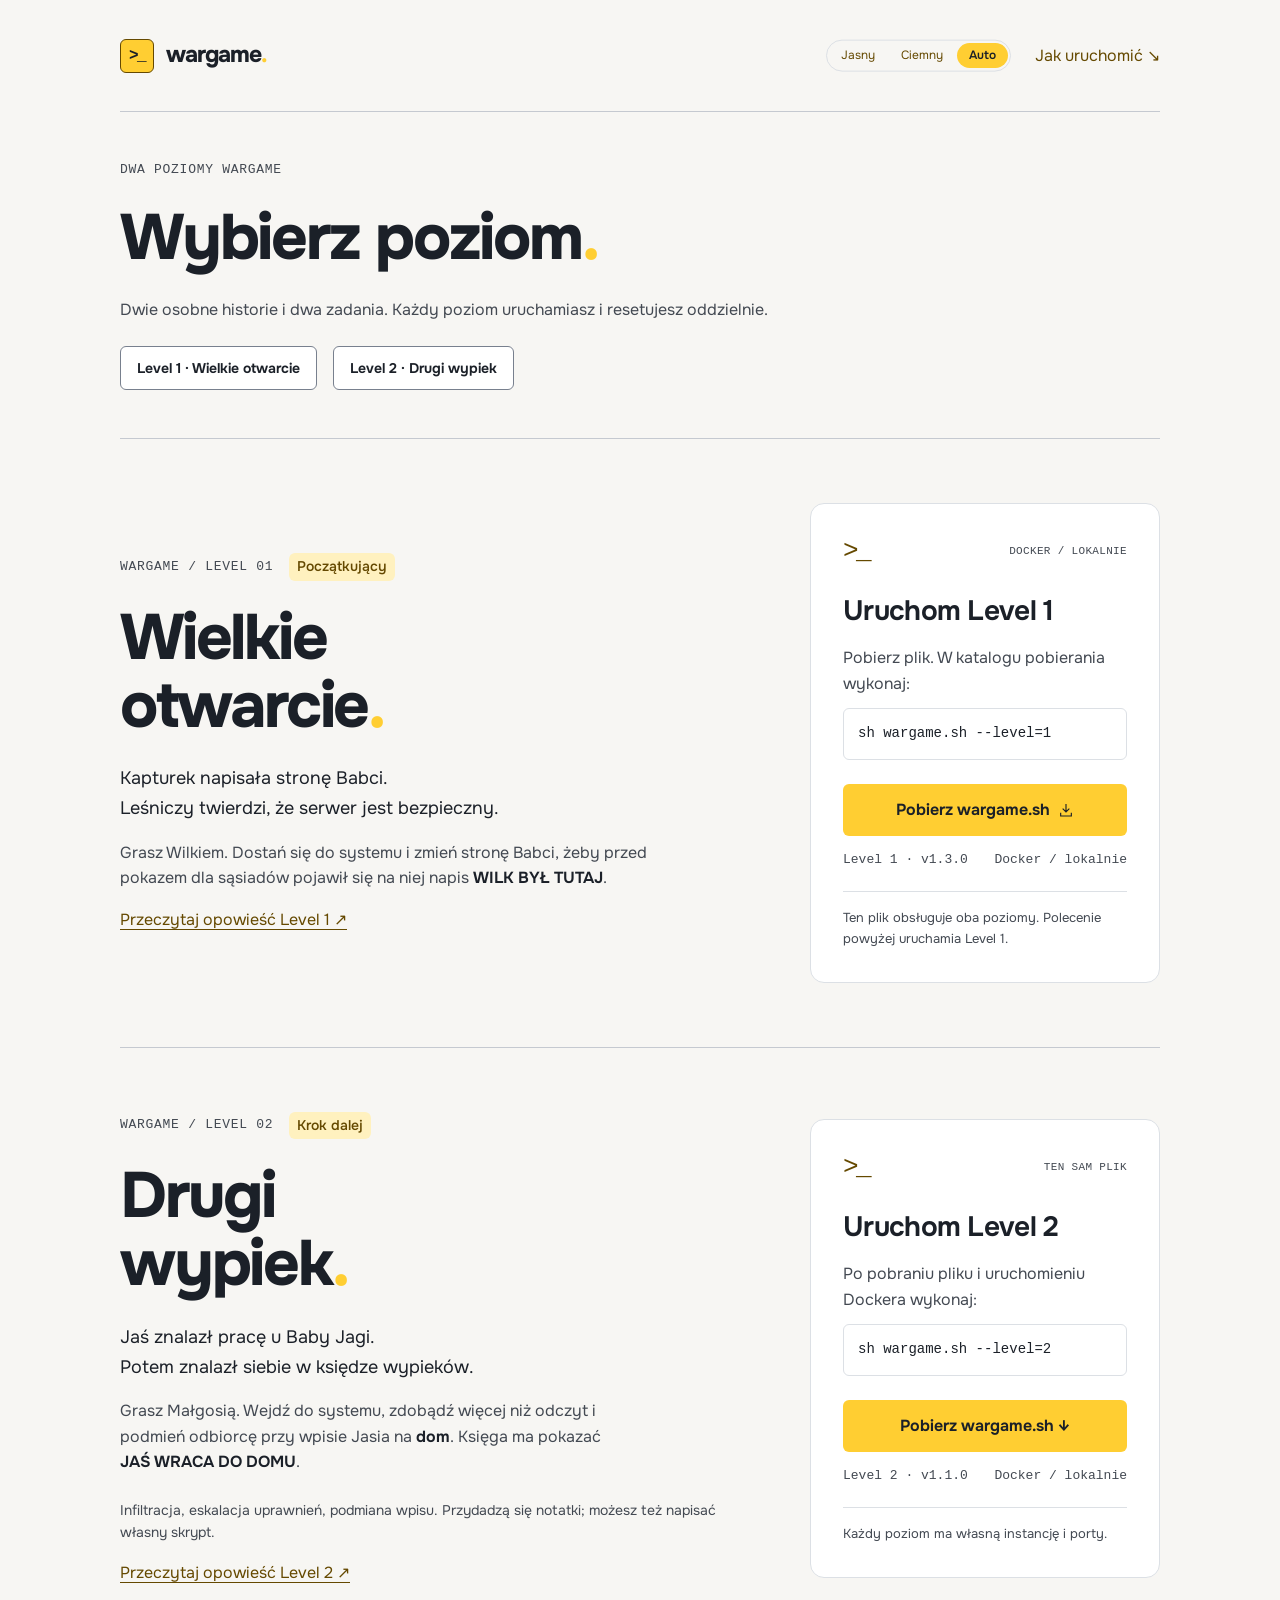
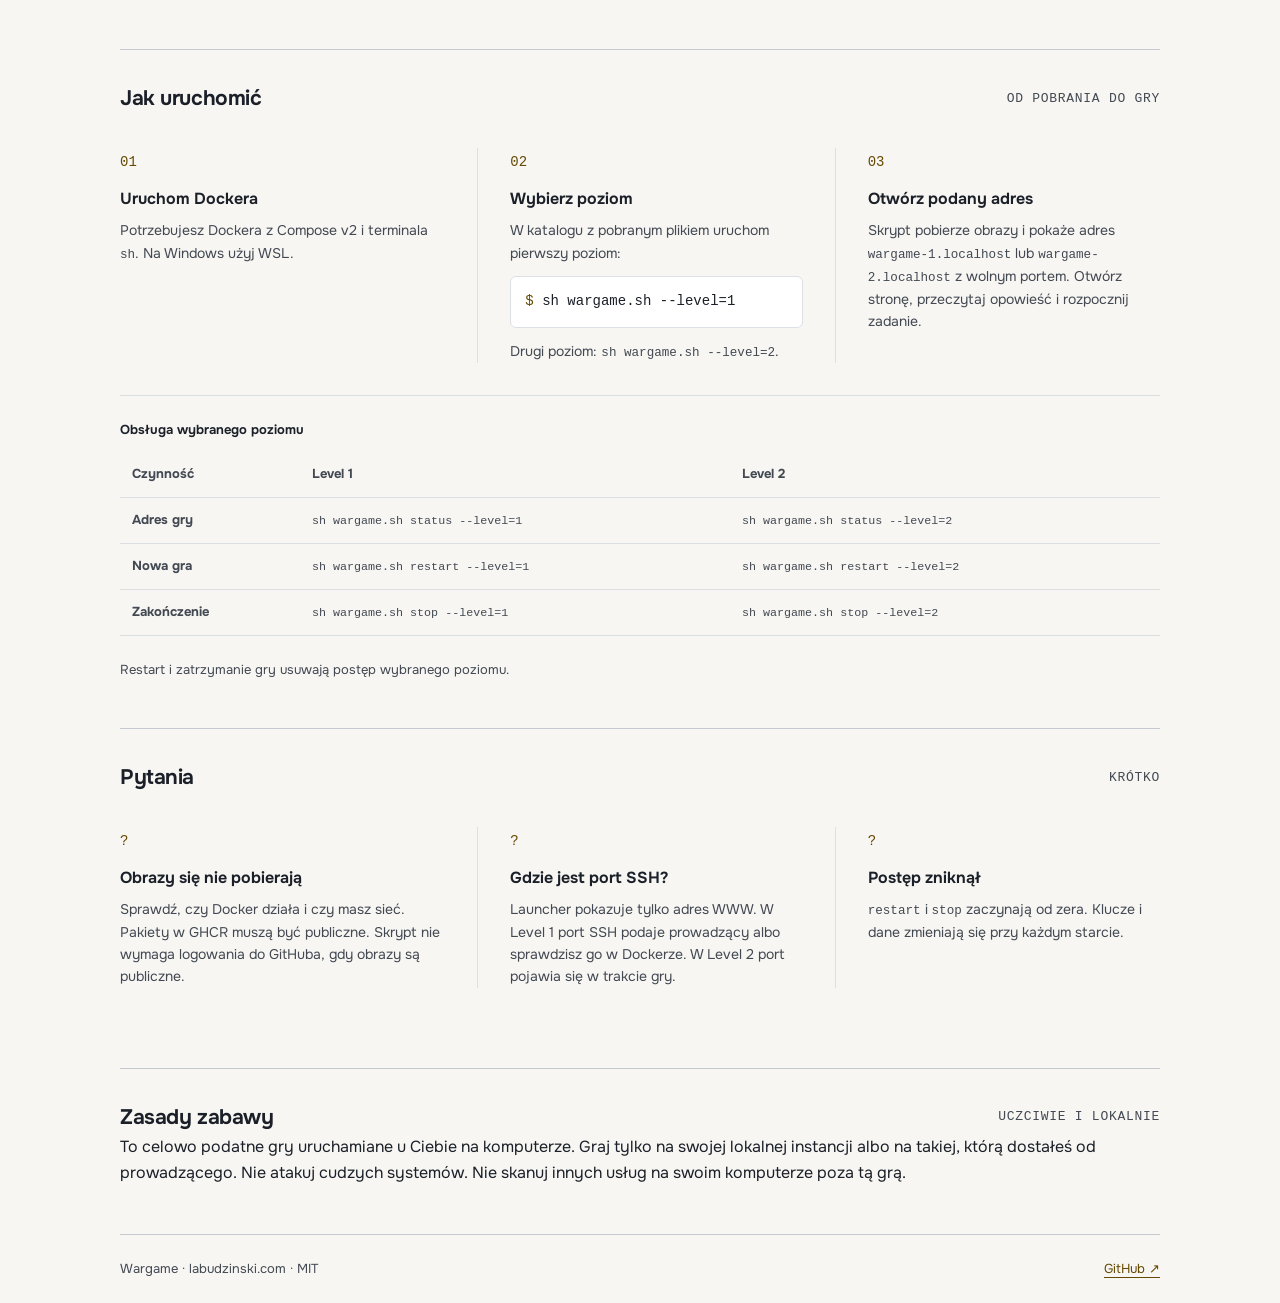
<file: index.html>
<!doctype html>
<html lang="pl" data-brand="labudzinski" data-theme="light">
  <head>
    <meta charset="utf-8">
    <meta name="viewport" content="width=device-width, initial-scale=1">
    <meta name="description" content="Dwa bajkowe wargame. Pobierz jeden plik i uruchom wybrany poziom lokalnie w Dockerze.">
    <meta http-equiv="Content-Security-Policy" content="default-src 'none'; script-src 'self'; style-src 'self'; font-src 'self'; img-src 'self'; base-uri 'none'; form-action 'none'">
    <meta name="color-scheme" content="light dark">
    <meta property="og:title" content="Wargame — bajki o bezpieczeństwie">
    <meta property="og:description" content="Wilk zmienia stronę Babci. Małgosia wyciąga Jasia z piekarni. Dwa poziomy, jeden plik do uruchomienia.">
    <meta property="og:type" content="website">
    <meta property="og:url" content="https://wargame.labudzinski.com/">
    <title>Wargame — bajki o bezpieczeństwie</title>
    <link rel="canonical" href="https://wargame.labudzinski.com/">
    <link rel="icon" href="./assets/favicon.svg" type="image/svg+xml">
    <link rel="preload" href="./assets/fonts/onest-latin-wght-normal.woff2" as="font" type="font/woff2" crossorigin>
    <script src="./assets/theme.js"></script>
    <link rel="stylesheet" href="./assets/design-system/tokens.css">
    <link rel="stylesheet" href="./assets/design-system/components.css">
    <link rel="stylesheet" href="./assets/design-system/source-controls.css">
    <link rel="stylesheet" href="./assets/design-system/focus.css">
    <link rel="stylesheet" href="./assets/site.css">
  </head>
  <body>
    <a class="skip-link" href="#wybor-poziomu">Przejdź do wyboru poziomu</a>
    <header class="site-header ds-container">
      <a class="brand" href="./" aria-label="Wargame — strona główna">
        <span class="brand-mark" aria-hidden="true">&gt;_</span>
        <span>wargame<span class="brand-dot">.</span></span>
      </a>
      <div class="header-actions">
        <div class="ds-theme-switcher" role="group" aria-label="Motyw strony" data-ds-theme-switcher data-ds-theme-storage="wargame-theme" hidden>
          <button type="button" data-theme-choice="light" aria-pressed="true"><span>Jasny</span></button>
          <button type="button" data-theme-choice="dark" aria-pressed="false"><span>Ciemny</span></button>
          <button type="button" data-theme-choice="auto" aria-pressed="false"><span>Auto</span></button>
        </div>
        <a class="ds-link header-link" href="#uruchomienie">Jak uruchomić <span aria-hidden="true">↘</span></a>
      </div>
    </header>

    <main class="ds-container">
      <section class="catalog-intro" id="wybor-poziomu" aria-labelledby="catalog-title">
        <p class="eyebrow">Dwa poziomy wargame</p>
        <h1 id="catalog-title">Wybierz poziom<span class="title-dot">.</span></h1>
        <p>Dwie osobne historie i dwa zadania. Każdy poziom uruchamiasz i resetujesz oddzielnie.</p>
        <nav class="level-navigation" aria-label="Wybór poziomu">
          <a class="ds-button ds-button--secondary" href="#level-1">Level 1 · Wielkie otwarcie</a>
          <a class="ds-button ds-button--secondary" href="#level-2">Level 2 · Drugi wypiek</a>
        </nav>
      </section>
      <section class="level" id="level-1" aria-labelledby="level-title">
        <div class="level-story">
          <div class="level-meta">
            <span class="eyebrow">Wargame / Level 01</span>
            <span class="ds-badge level-badge">Początkujący</span>
          </div>
          <h2 class="level-title" id="level-title">Wielkie<br>otwarcie<span class="title-dot">.</span></h2>
          <p class="story-lead">Kapturek napisała stronę Babci.<br>Leśniczy twierdzi, że serwer jest bezpieczny.</p>
          <p class="mission">Grasz Wilkiem. Dostań się do systemu i zmień stronę Babci,
            żeby przed pokazem dla sąsiadów pojawił się na niej napis
            <strong>WILK BYŁ TUTAJ</strong>.</p>
          <a class="ds-link level2-instructions" href="./level-1/">Przeczytaj opowieść Level 1 ↗</a>
        </div>

        <aside class="download ds-card" aria-labelledby="download-title">
          <div class="download-heading">
            <span class="terminal-mark" aria-hidden="true">&gt;_</span>
            <span class="file-type">DOCKER / LOKALNIE</span>
          </div>
          <h2 id="download-title">Uruchom Level 1</h2>
          <p>Pobierz plik. W katalogu pobierania wykonaj:</p>
          <pre aria-label="Uruchomienie Level 1"><code>sh wargame.sh --level=1</code></pre>
          <a class="ds-button ds-button--primary ds-button--lg download-button" href="./wargame.sh" download="wargame.sh">
            Pobierz wargame.sh
            <svg viewBox="0 0 24 24" fill="none" stroke="currentColor" stroke-width="1.7" aria-hidden="true"><path d="M12 3v12m-5-5 5 5 5-5M4 16v5h16v-5"/></svg>
          </a>
          <div class="download-details"><span>Level 1 · v1.3.0</span><span>Docker / lokalnie</span></div>
          <p class="download-note">Ten plik obsługuje oba poziomy. Polecenie powyżej uruchamia Level 1.</p>
        </aside>
      </section>

      <section class="level level-next" id="level-2" aria-labelledby="level2-title">
        <div class="level-story">
          <div class="level-meta">
            <span class="eyebrow">Wargame / Level 02</span>
            <span class="ds-badge level-badge">Krok dalej</span>
          </div>
          <h2 class="level-title" id="level2-title">Drugi<br>wypiek<span class="title-dot">.</span></h2>
          <p class="story-lead">Jaś znalazł pracę u Baby Jagi.<br>Potem znalazł siebie w księdze wypieków.</p>
          <p class="mission">Grasz Małgosią. Wejdź do systemu, zdobądź więcej niż odczyt
            i podmień odbiorcę przy wpisie Jasia na <strong>dom</strong>.
            Księga ma pokazać <strong>JAŚ WRACA DO DOMU</strong>.</p>
          <p class="level-context">Infiltracja, eskalacja uprawnień, podmiana wpisu.
            Przydadzą się notatki; możesz też napisać własny skrypt.</p>
          <a class="ds-link level2-instructions" href="./level-2/">Przeczytaj opowieść Level 2 ↗</a>
        </div>
        <aside class="download ds-card" aria-labelledby="level2-start-title">
          <div class="download-heading"><span class="terminal-mark" aria-hidden="true">&gt;_</span><span class="file-type">TEN SAM PLIK</span></div>
          <h3 id="level2-start-title">Uruchom Level 2</h3>
          <p>Po pobraniu pliku i uruchomieniu Dockera wykonaj:</p>
          <pre aria-label="Uruchomienie drugiego poziomu"><code>sh wargame.sh --level=2</code></pre>
          <a class="ds-button ds-button--primary ds-button--lg download-button" href="./wargame.sh" download="wargame.sh">Pobierz wargame.sh ↓</a>
          <div class="download-details"><span>Level 2 · v1.1.0</span><span>Docker / lokalnie</span></div>
          <p class="download-note">Każdy poziom ma własną instancję i porty.</p>
        </aside>
      </section>

      <section class="setup" id="uruchomienie" aria-labelledby="setup-title">
        <div class="setup-heading">
          <h2 id="setup-title">Jak uruchomić</h2>
          <span class="eyebrow">Od pobrania do gry</span>
        </div>
        <ol class="steps">
          <li>
            <span class="step-number" aria-hidden="true">01</span>
            <h3>Uruchom Dockera</h3>
            <p>Potrzebujesz Dockera z Compose v2 i terminala <code>sh</code>.
              Na Windows użyj WSL.</p>
          </li>
          <li>
            <span class="step-number" aria-hidden="true">02</span>
            <h3>Wybierz poziom</h3>
            <p>W katalogu z pobranym plikiem uruchom pierwszy poziom:</p>
            <pre aria-label="Polecenie uruchomienia"><code><span class="shell-prompt" aria-hidden="true">$ </span>sh wargame.sh --level=1</code></pre>
            <p class="second-command">Drugi poziom: <code>sh wargame.sh --level=2</code>.</p>
          </li>
          <li>
            <span class="step-number" aria-hidden="true">03</span>
            <h3>Otwórz podany adres</h3>
            <p>Skrypt pobierze obrazy i pokaże adres <code>wargame-1.localhost</code> lub <code>wargame-2.localhost</code>
              z wolnym portem. Otwórz stronę,
              przeczytaj opowieść i rozpocznij zadanie.</p>
          </li>
        </ol>
        <div class="session-help">
          <div class="table-scroll"><table class="session-table">
            <caption>Obsługa wybranego poziomu</caption>
            <thead><tr><th scope="col">Czynność</th><th scope="col">Level 1</th><th scope="col">Level 2</th></tr></thead>
            <tbody>
              <tr><th scope="row">Adres gry</th><td><code>sh wargame.sh status --level=1</code></td><td><code>sh wargame.sh status --level=2</code></td></tr>
              <tr><th scope="row">Nowa gra</th><td><code>sh wargame.sh restart --level=1</code></td><td><code>sh wargame.sh restart --level=2</code></td></tr>
              <tr><th scope="row">Zakończenie</th><td><code>sh wargame.sh stop --level=1</code></td><td><code>sh wargame.sh stop --level=2</code></td></tr>
            </tbody>
          </table></div>
          <p>Restart i zatrzymanie gry usuwają postęp wybranego poziomu.</p>
        </div>
      </section>

      <section class="setup" id="faq" aria-labelledby="faq-title">
        <div class="setup-heading">
          <h2 id="faq-title">Pytania</h2>
          <span class="eyebrow">Krótko</span>
        </div>
        <ol class="steps">
          <li>
            <span class="step-number" aria-hidden="true">?</span>
            <h3>Obrazy się nie pobierają</h3>
            <p>Sprawdź, czy Docker działa i czy masz sieć. Pakiety w GHCR muszą być publiczne.
              Skrypt nie wymaga logowania do GitHuba, gdy obrazy są publiczne.</p>
          </li>
          <li>
            <span class="step-number" aria-hidden="true">?</span>
            <h3>Gdzie jest port SSH?</h3>
            <p>Launcher pokazuje tylko adres WWW. W Level 1 port SSH podaje prowadzący
              albo sprawdzisz go w Dockerze. W Level 2 port pojawia się w trakcie gry.</p>
          </li>
          <li>
            <span class="step-number" aria-hidden="true">?</span>
            <h3>Postęp zniknął</h3>
            <p><code>restart</code> i <code>stop</code> zaczynają od zera. Klucze i dane zmieniają się przy każdym starcie.</p>
          </li>
        </ol>
      </section>

      <section class="setup" id="zasady" aria-labelledby="zasady-title">
        <div class="setup-heading">
          <h2 id="zasady-title">Zasady zabawy</h2>
          <span class="eyebrow">Uczciwie i lokalnie</span>
        </div>
        <p>To celowo podatne gry uruchamiane u Ciebie na komputerze.
          Graj tylko na swojej lokalnej instancji albo na takiej, którą dostałeś od prowadzącego.
          Nie atakuj cudzych systemów. Nie skanuj innych usług na swoim komputerze poza tą grą.</p>
      </section>
    </main>

    <footer class="site-footer ds-container">
      <span>Wargame · labudzinski.com · MIT</span>
      <a class="ds-link" href="https://github.com/labudzinski/wargame">GitHub <span aria-hidden="true">↗</span></a>
    </footer>
  </body>
</html>
</file>
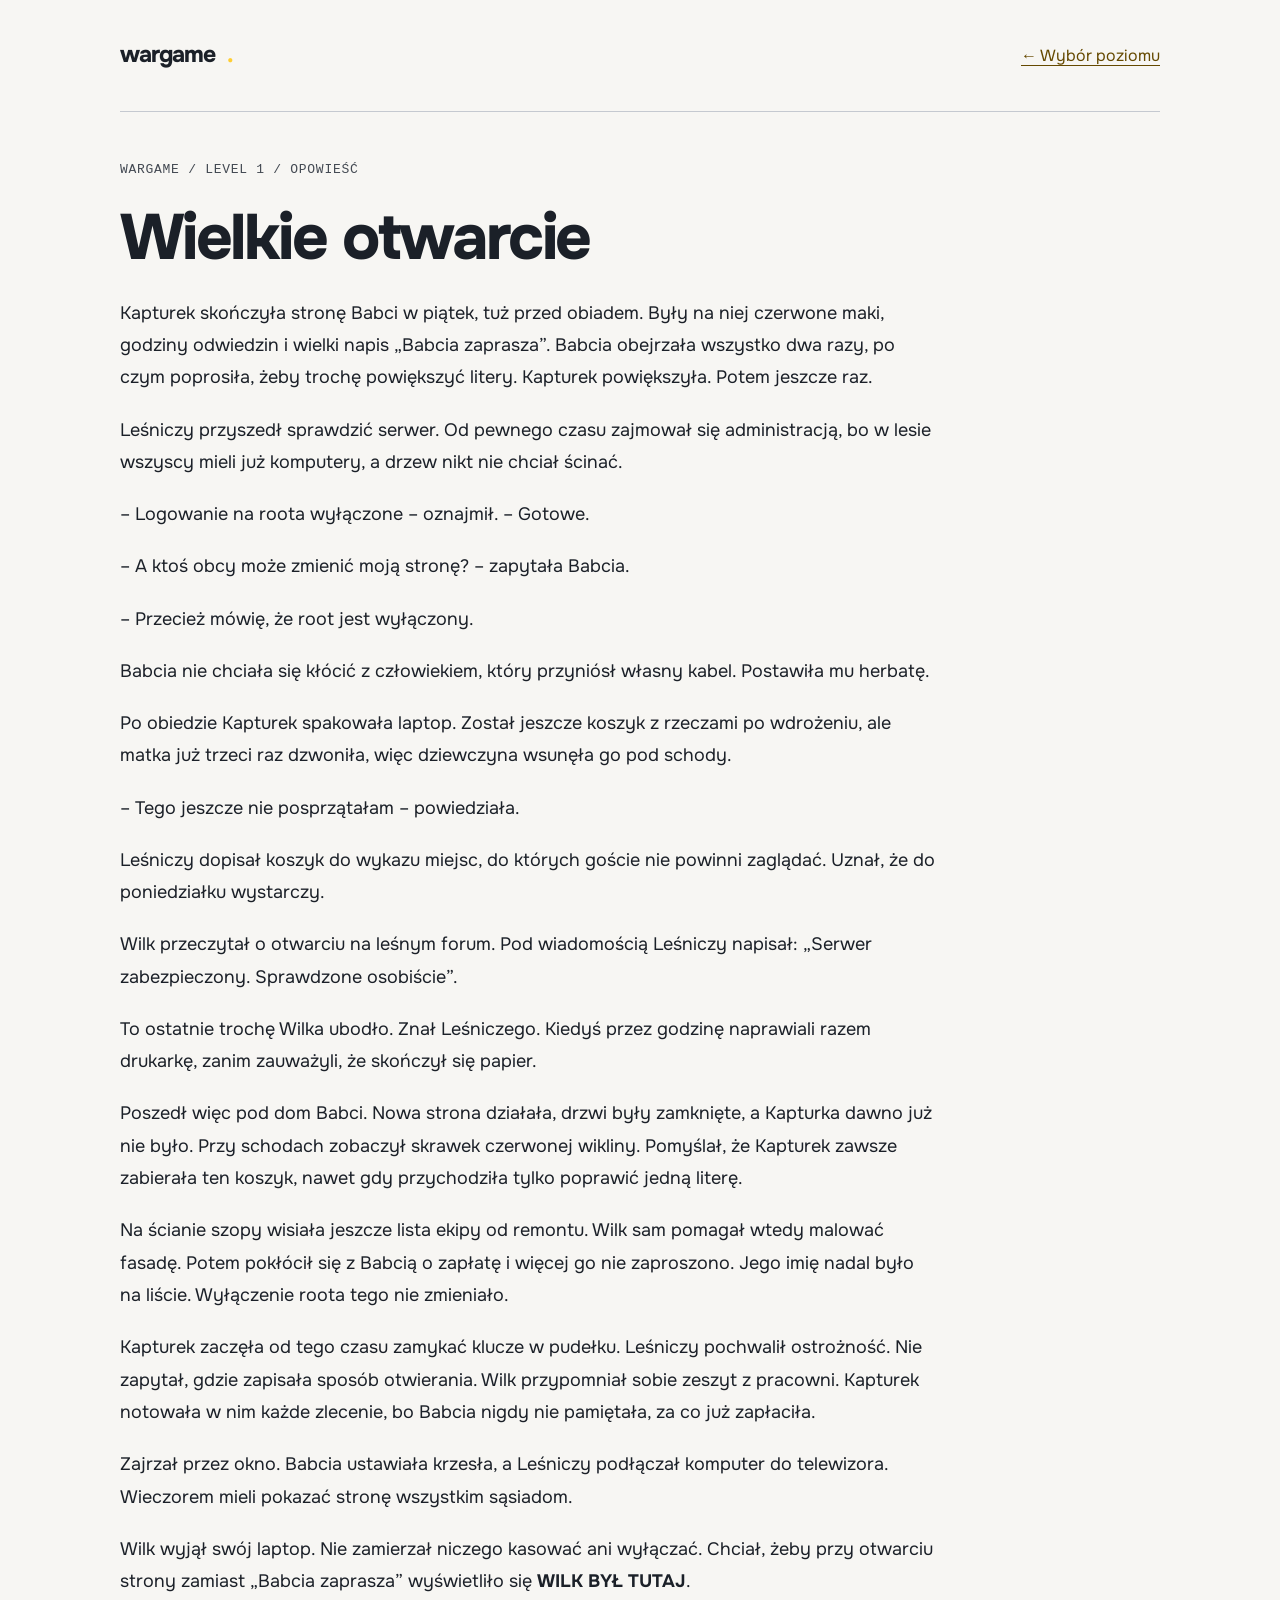
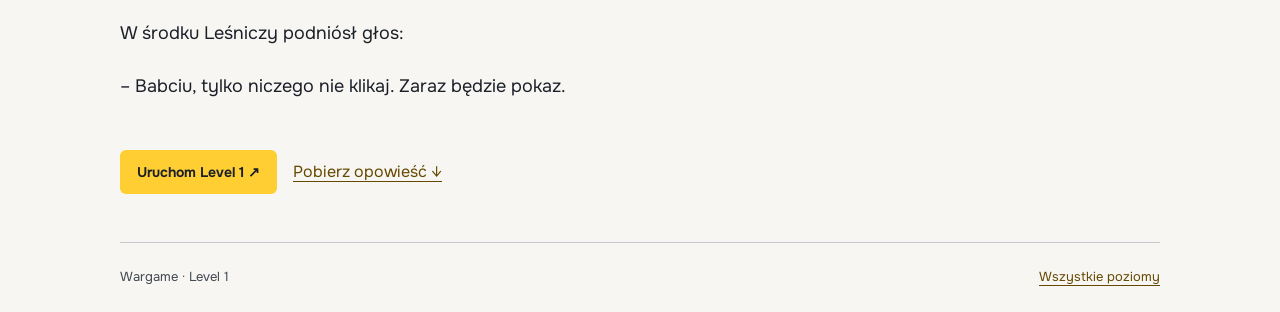
<file: level-1/index.html>
<!doctype html>
<html lang="pl" data-brand="labudzinski" data-theme="light">
<head>
<meta charset="utf-8"><meta name="viewport" content="width=device-width, initial-scale=1">
<meta http-equiv="Content-Security-Policy" content="default-src 'none'; script-src 'self'; style-src 'self'; font-src 'self'; img-src 'self'; base-uri 'none'; form-action 'none'">
<meta name="color-scheme" content="light dark">
<title>Level 1 · Wielkie otwarcie | Wargame</title>
<link rel="icon" href="../assets/favicon.svg" type="image/svg+xml">
<script src="../assets/theme.js"></script>
<link rel="stylesheet" href="../assets/design-system/tokens.css">
<link rel="stylesheet" href="../assets/design-system/components.css">
<link rel="stylesheet" href="../assets/design-system/source-controls.css">
<link rel="stylesheet" href="../assets/design-system/focus.css">
<link rel="stylesheet" href="../assets/site.css">
</head>
<body>
<a class="skip-link" href="#opowiesc">Przejdź do opowieści</a>
<header class="site-header ds-container"><a class="brand" href="../">wargame<span class="brand-dot">.</span></a><a class="ds-link" href="../#level-1">← Wybór poziomu</a></header>
<main class="ds-container story-page" id="opowiesc">
<p class="eyebrow">Wargame / Level 1 / Opowieść</p>
<h1>Wielkie otwarcie</h1>
<article class="story-text"><p>Kapturek skończyła stronę Babci w piątek, tuż przed obiadem. Były na niej czerwone maki, godziny odwiedzin i wielki napis „Babcia zaprasza”. Babcia obejrzała wszystko dwa razy, po czym poprosiła, żeby trochę powiększyć litery. Kapturek powiększyła. Potem jeszcze raz.</p>
<p>Leśniczy przyszedł sprawdzić serwer. Od pewnego czasu zajmował się administracją, bo w lesie wszyscy mieli już komputery, a drzew nikt nie chciał ścinać.</p>
<p>– Logowanie na roota wyłączone – oznajmił. – Gotowe.</p>
<p>– A ktoś obcy może zmienić moją stronę? – zapytała Babcia.</p>
<p>– Przecież mówię, że root jest wyłączony.</p>
<p>Babcia nie chciała się kłócić z człowiekiem, który przyniósł własny kabel. Postawiła mu herbatę.</p>
<p>Po obiedzie Kapturek spakowała laptop. Został jeszcze koszyk z rzeczami po wdrożeniu, ale matka już trzeci raz dzwoniła, więc dziewczyna wsunęła go pod schody.</p>
<p>– Tego jeszcze nie posprzątałam – powiedziała.</p>
<p>Leśniczy dopisał koszyk do wykazu miejsc, do których goście nie powinni zaglądać. Uznał, że do poniedziałku wystarczy.</p>
<p>Wilk przeczytał o otwarciu na leśnym forum. Pod wiadomością Leśniczy napisał: „Serwer zabezpieczony. Sprawdzone osobiście”.</p>
<p>To ostatnie trochę Wilka ubodło. Znał Leśniczego. Kiedyś przez godzinę naprawiali razem drukarkę, zanim zauważyli, że skończył się papier.</p>
<p>Poszedł więc pod dom Babci. Nowa strona działała, drzwi były zamknięte, a Kapturka dawno już nie było. Przy schodach zobaczył skrawek czerwonej wikliny. Pomyślał, że Kapturek zawsze zabierała ten koszyk, nawet gdy przychodziła tylko poprawić jedną literę.</p>
<p>Na ścianie szopy wisiała jeszcze lista ekipy od remontu. Wilk sam pomagał wtedy malować fasadę. Potem pokłócił się z Babcią o zapłatę i więcej go nie zaproszono. Jego imię nadal było na liście. Wyłączenie roota tego nie zmieniało.</p>
<p>Kapturek zaczęła od tego czasu zamykać klucze w pudełku. Leśniczy pochwalił ostrożność. Nie zapytał, gdzie zapisała sposób otwierania. Wilk przypomniał sobie zeszyt z pracowni. Kapturek notowała w nim każde zlecenie, bo Babcia nigdy nie pamiętała, za co już zapłaciła.</p>
<p>Zajrzał przez okno. Babcia ustawiała krzesła, a Leśniczy podłączał komputer do telewizora. Wieczorem mieli pokazać stronę wszystkim sąsiadom.</p>
<p>Wilk wyjął swój laptop. Nie zamierzał niczego kasować ani wyłączać. Chciał, żeby przy otwarciu strony zamiast „Babcia zaprasza” wyświetliło się <strong>WILK BYŁ TUTAJ</strong>.</p>
<p>W środku Leśniczy podniósł głos:</p>
<p>– Babciu, tylko niczego nie klikaj. Zaraz będzie pokaz.</p></article>
<nav class="story-actions" aria-label="Po przeczytaniu opowieści">
<a class="ds-button ds-button--primary" href="../#level-1">Uruchom Level 1 ↗</a>
<a class="ds-link" href="./opowiesc.md" download>Pobierz opowieść ↓</a>
</nav>
</main>
<footer class="site-footer ds-container"><span>Wargame · Level 1</span><a class="ds-link" href="../">Wszystkie poziomy</a></footer>
</body></html>
</file>
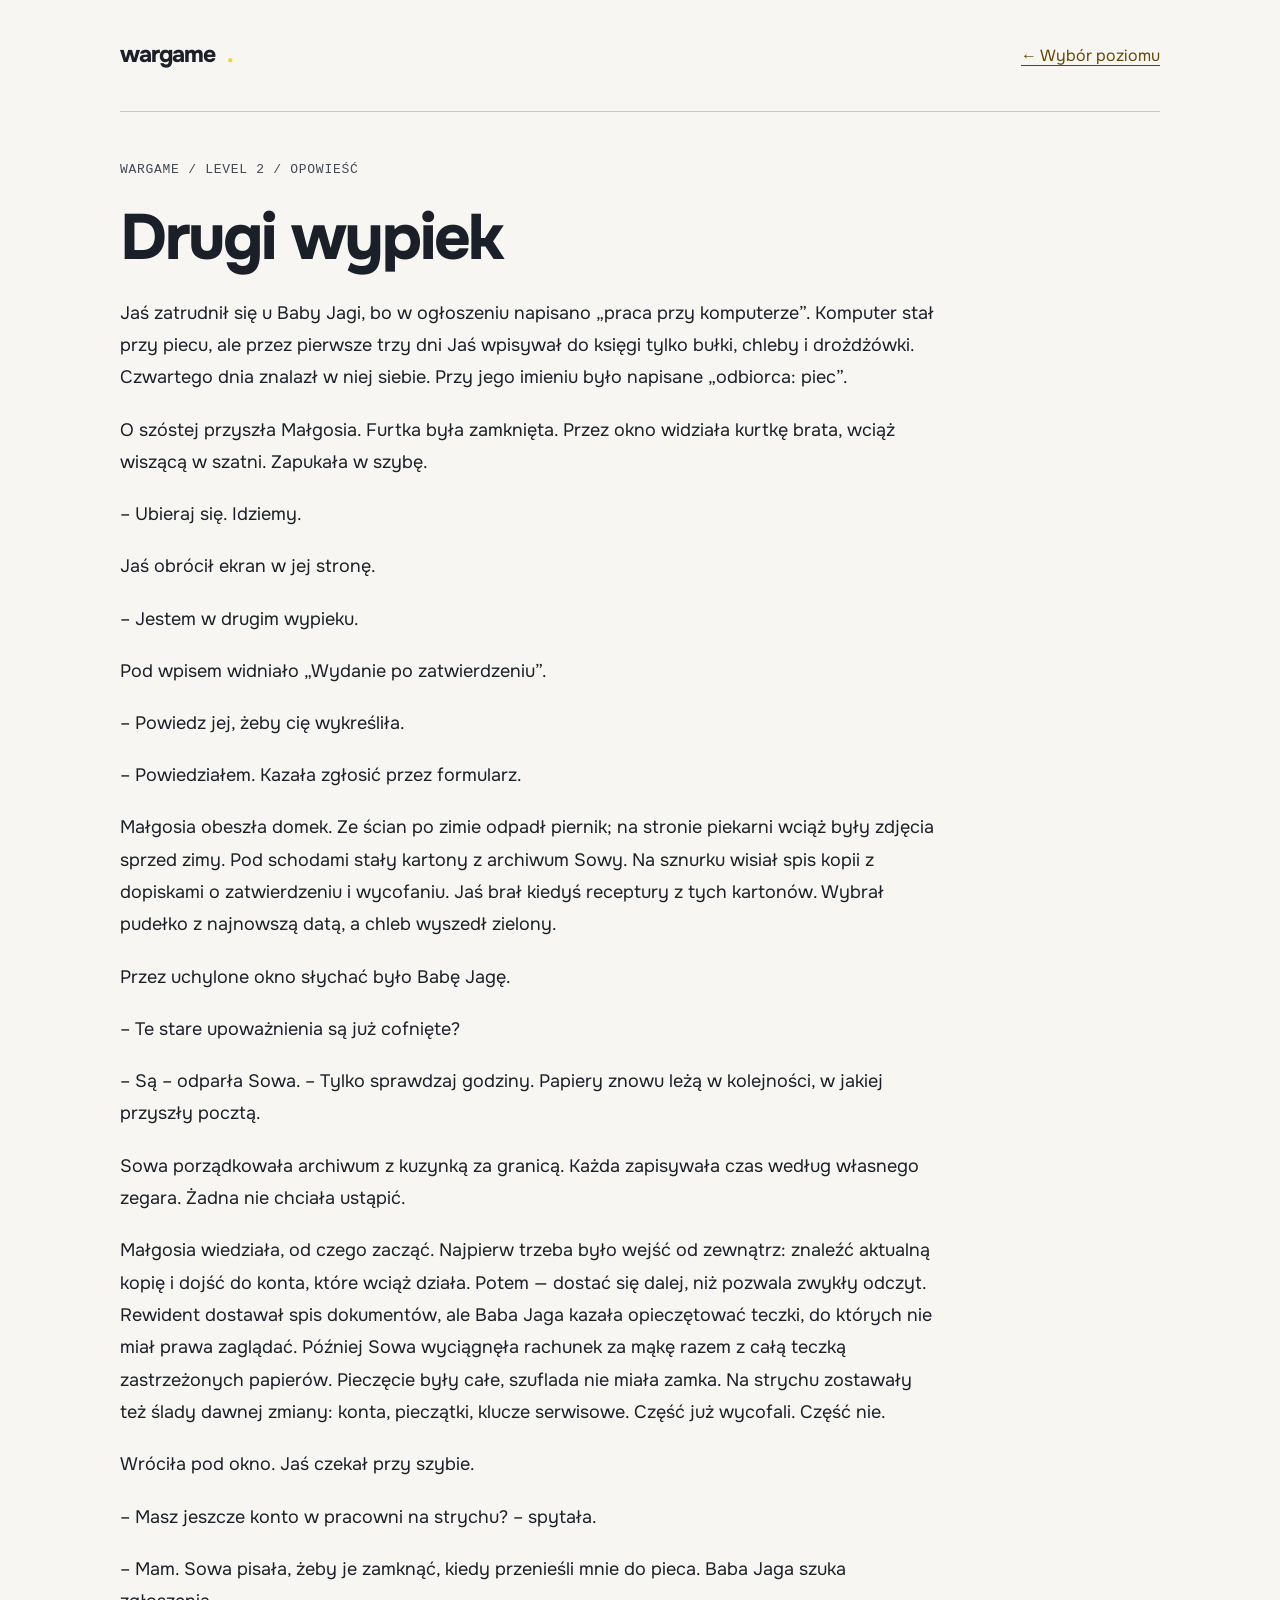
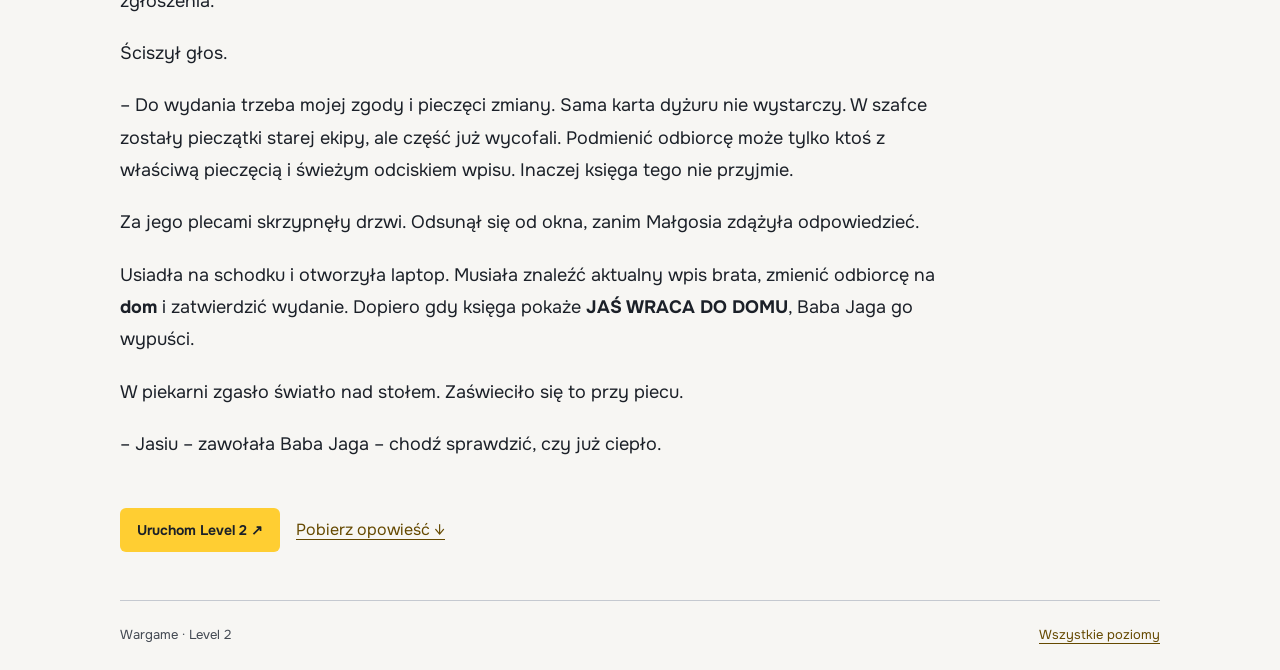
<file: level-2/index.html>
<!doctype html>
<html lang="pl" data-brand="labudzinski" data-theme="light">
<head>
<meta charset="utf-8"><meta name="viewport" content="width=device-width, initial-scale=1">
<meta http-equiv="Content-Security-Policy" content="default-src 'none'; script-src 'self'; style-src 'self'; font-src 'self'; img-src 'self'; base-uri 'none'; form-action 'none'">
<meta name="color-scheme" content="light dark">
<title>Level 2 · Drugi wypiek | Wargame</title>
<link rel="icon" href="../assets/favicon.svg" type="image/svg+xml">
<script src="../assets/theme.js"></script>
<link rel="stylesheet" href="../assets/design-system/tokens.css">
<link rel="stylesheet" href="../assets/design-system/components.css">
<link rel="stylesheet" href="../assets/design-system/source-controls.css">
<link rel="stylesheet" href="../assets/design-system/focus.css">
<link rel="stylesheet" href="../assets/site.css">
</head>
<body>
<a class="skip-link" href="#opowiesc">Przejdź do opowieści</a>
<header class="site-header ds-container"><a class="brand" href="../">wargame<span class="brand-dot">.</span></a><a class="ds-link" href="../#level-2">← Wybór poziomu</a></header>
<main class="ds-container story-page" id="opowiesc">
<p class="eyebrow">Wargame / Level 2 / Opowieść</p>
<h1>Drugi wypiek</h1>
<article class="story-text"><p>Jaś zatrudnił się u Baby Jagi, bo w ogłoszeniu napisano „praca przy komputerze”. Komputer stał przy piecu, ale przez pierwsze trzy dni Jaś wpisywał do księgi tylko bułki, chleby i drożdżówki. Czwartego dnia znalazł w niej siebie. Przy jego imieniu było napisane „odbiorca: piec”.</p>
<p>O szóstej przyszła Małgosia. Furtka była zamknięta. Przez okno widziała kurtkę brata, wciąż wiszącą w szatni. Zapukała w szybę.</p>
<p>– Ubieraj się. Idziemy.</p>
<p>Jaś obrócił ekran w jej stronę.</p>
<p>– Jestem w drugim wypieku.</p>
<p>Pod wpisem widniało „Wydanie po zatwierdzeniu”.</p>
<p>– Powiedz jej, żeby cię wykreśliła.</p>
<p>– Powiedziałem. Kazała zgłosić przez formularz.</p>
<p>Małgosia obeszła domek. Ze ścian po zimie odpadł piernik; na stronie piekarni wciąż były zdjęcia sprzed zimy. Pod schodami stały kartony z archiwum Sowy. Na sznurku wisiał spis kopii z dopiskami o zatwierdzeniu i wycofaniu. Jaś brał kiedyś receptury z tych kartonów. Wybrał pudełko z najnowszą datą, a chleb wyszedł zielony.</p>
<p>Przez uchylone okno słychać było Babę Jagę.</p>
<p>– Te stare upoważnienia są już cofnięte?</p>
<p>– Są – odparła Sowa. – Tylko sprawdzaj godziny. Papiery znowu leżą w kolejności, w jakiej przyszły pocztą.</p>
<p>Sowa porządkowała archiwum z kuzynką za granicą. Każda zapisywała czas według własnego zegara. Żadna nie chciała ustąpić.</p>
<p>Małgosia wiedziała, od czego zacząć. Najpierw trzeba było wejść od zewnątrz: znaleźć aktualną kopię i dojść do konta, które wciąż działa. Potem — dostać się dalej, niż pozwala zwykły odczyt. Rewident dostawał spis dokumentów, ale Baba Jaga kazała opieczętować teczki, do których nie miał prawa zaglądać. Później Sowa wyciągnęła rachunek za mąkę razem z całą teczką zastrzeżonych papierów. Pieczęcie były całe, szuflada nie miała zamka. Na strychu zostawały też ślady dawnej zmiany: konta, pieczątki, klucze serwisowe. Część już wycofali. Część nie.</p>
<p>Wróciła pod okno. Jaś czekał przy szybie.</p>
<p>– Masz jeszcze konto w pracowni na strychu? – spytała.</p>
<p>– Mam. Sowa pisała, żeby je zamknąć, kiedy przenieśli mnie do pieca. Baba Jaga szuka zgłoszenia.</p>
<p>Ściszył głos.</p>
<p>– Do wydania trzeba mojej zgody i pieczęci zmiany. Sama karta dyżuru nie wystarczy. W szafce zostały pieczątki starej ekipy, ale część już wycofali. Podmienić odbiorcę może tylko ktoś z właściwą pieczęcią i świeżym odciskiem wpisu. Inaczej księga tego nie przyjmie.</p>
<p>Za jego plecami skrzypnęły drzwi. Odsunął się od okna, zanim Małgosia zdążyła odpowiedzieć.</p>
<p>Usiadła na schodku i otworzyła laptop. Musiała znaleźć aktualny wpis brata, zmienić odbiorcę na <strong>dom</strong> i zatwierdzić wydanie. Dopiero gdy księga pokaże <strong>JAŚ WRACA DO DOMU</strong>, Baba Jaga go wypuści.</p>
<p>W piekarni zgasło światło nad stołem. Zaświeciło się to przy piecu.</p>
<p>– Jasiu – zawołała Baba Jaga – chodź sprawdzić, czy już ciepło.</p></article>
<nav class="story-actions" aria-label="Po przeczytaniu opowieści">
<a class="ds-button ds-button--primary" href="../#level-2">Uruchom Level 2 ↗</a>
<a class="ds-link" href="./opowiesc.md" download>Pobierz opowieść ↓</a>
</nav>
</main>
<footer class="site-footer ds-container"><span>Wargame · Level 2</span><a class="ds-link" href="../">Wszystkie poziomy</a></footer>
</body></html>
</file>
<file: assets/design-system/tokens.css>
/* Generated from tokens/source.json. Do not edit. */
:root {
  --ds-font-sans: Onest, 'Segoe UI', 'Helvetica Neue', Helvetica, Arial, sans-serif;
  --ds-font-mono: 'Cascadia Code', Consolas, 'Liberation Mono', ui-monospace, monospace;
  --ds-space-0: 0;
  --ds-space-1: 4px;
  --ds-space-2: 8px;
  --ds-space-3: 12px;
  --ds-space-4: 16px;
  --ds-space-5: 24px;
  --ds-space-6: 32px;
  --ds-space-7: 48px;
  --ds-space-8: 64px;
  --ds-space-9: 96px;
  --ds-radius-sm: 6px;
  --ds-radius-md: 10px;
  --ds-radius-lg: 14px;
  --ds-radius-full: 999px;
  --ds-text-xs: 0.8125rem;
  --ds-text-sm: 0.875rem;
  --ds-text-md: 1rem;
  --ds-text-lg: 1.125rem;
  --ds-text-xl: 1.3125rem;
  --ds-text-2xl: 1.75rem;
  --ds-text-3xl: 2.5rem;
  --ds-text-display: clamp(2.5rem, 5vw, 4rem);
  --ds-leading-tight: 1.15;
  --ds-leading-body: 1.6;
  --ds-tracking-title: -0.035em;
  --ds-motion-fast: 100ms;
  --ds-motion-base: 180ms;
  --ds-motion-slow: 280ms;
  --ds-ease: cubic-bezier(0.25, 0.1, 0.25, 1);
  --ds-control-height: 44px;
  --ds-control-height-sm: 44px;
  --ds-control-height-lg: 52px;
  --ds-measure-text: 68ch;
  --ds-measure-page: 1040px;
  --ds-measure-console: 1600px;
  --ds-measure-form: 440px;
  --ds-z-sticky: 10;
  --ds-z-overlay: 30;
  --ds-z-toast: 50;
  --ds-border-width: 1px;
  --ds-z-floating: 100;
  --ds-focus-width: 3px;
  --ds-focus-offset: -4px;
  --ds-accent: #245b86;
  --ds-accent-hover: #194467;
  --ds-accent-ink: #ffffff;
  --ds-accent-text: #144b76;
  --ds-accent-soft: #e5f0f8;
  --ds-segment-fill: #1b4f72;
  --ds-segment-ink: #ffffff;
}
:root, [data-theme="light"] {
  --ds-bg: #f7f6f3;
  --ds-surface: #ffffff;
  --ds-surface-raised: #eeede9;
  --ds-surface-sunken: #e8e7e2;
  --ds-surface-hover: #e2e4e8;
  --ds-text: #1b2028;
  --ds-text-secondary: #434952;
  --ds-text-tertiary: #424952;
  --ds-border: #c5c9d0;
  --ds-border-soft: #dce0e5;
  --ds-border-control: #78808e;
  --ds-success: #185944;
  --ds-success-bg: #e4f3ec;
  --ds-warning: #6f4806;
  --ds-warning-bg: #fff0d1;
  --ds-danger: #961f1f;
  --ds-danger-bg: #fbe9e7;
  --ds-info: #1b527d;
  --ds-info-bg: #e7f0f8;
  --ds-shadow-sm: 0 2px 8px rgb(20 24 31 / 6%);
  --ds-shadow-lg: 0 22px 48px rgb(20 24 31 / 16%);
}
[data-brand="neutral"] {
  --ds-accent: #245b86;
  --ds-accent-hover: #194467;
  --ds-accent-ink: #ffffff;
  --ds-accent-text: #144b76;
  --ds-accent-soft: #e5f0f8;
  --ds-segment-fill: #1b4f72;
  --ds-segment-ink: #ffffff;
}
[data-brand="labudzinski"] {
  --ds-accent: #993800;
  --ds-accent-hover: #873800;
  --ds-accent-ink: #ffffff;
  --ds-accent-text: #872600;
  --ds-accent-soft: #ffeadb;
  --ds-segment-fill: #ff7900;
  --ds-segment-ink: #0e1116;
}
[data-brand="lemric"] {
  --ds-accent: #245b86;
  --ds-accent-hover: #194467;
  --ds-accent-ink: #ffffff;
  --ds-accent-text: #144b76;
  --ds-accent-soft: #e5f0f8;
  --ds-segment-fill: #1b4f72;
  --ds-segment-ink: #ffffff;
}
[data-brand="brandoriented"] {
  --ds-accent: #245b86;
  --ds-accent-hover: #194467;
  --ds-accent-ink: #ffffff;
  --ds-accent-text: #144b76;
  --ds-accent-soft: #e5f0f8;
  --ds-segment-fill: #1b4f72;
  --ds-segment-ink: #ffffff;
}
[data-brand="kapibara"] {
  --ds-accent: #276044;
  --ds-accent-hover: #1b4832;
  --ds-accent-ink: #ffffff;
  --ds-accent-text: #195236;
  --ds-accent-soft: #e5f2e8;
  --ds-segment-fill: #276044;
  --ds-segment-ink: #ffffff;
}
[data-brand="dataleak"] {
  --ds-accent: #a62623;
  --ds-accent-hover: #8e2422;
  --ds-accent-ink: #ffffff;
  --ds-accent-text: #92120f;
  --ds-accent-soft: #fce8e6;
  --ds-segment-fill: #a62623;
  --ds-segment-ink: #ffffff;
}
[data-theme="dark"] {
  --ds-bg: #14181f;
  --ds-surface: #1c222d;
  --ds-surface-raised: #252c38;
  --ds-surface-sunken: #0e1116;
  --ds-surface-hover: #303848;
  --ds-text: #f4f2ee;
  --ds-text-secondary: #cfc9c1;
  --ds-text-tertiary: #cfc9c1;
  --ds-border: #3a4453;
  --ds-border-soft: #2e3642;
  --ds-border-control: #7c8594;
  --ds-success: #78c7b1;
  --ds-success-bg: #192f2b;
  --ds-warning: #f2bf68;
  --ds-warning-bg: #352b1c;
  --ds-danger: #ff9b92;
  --ds-danger-bg: #3b2327;
  --ds-info: #96c5eb;
  --ds-info-bg: #1d2d40;
  --ds-shadow-sm: 0 2px 8px rgb(0 0 0 / 18%);
  --ds-shadow-lg: 0 22px 48px rgb(0 0 0 / 45%);
  --ds-accent: #7eb6db;
  --ds-accent-hover: #a1cdea;
  --ds-accent-ink: #0b1a28;
  --ds-accent-text: #98d0f5;
  --ds-accent-soft: #1e3041;
  --ds-segment-fill: #1b4f72;
  --ds-segment-ink: #ffffff;
}
[data-theme="dark"][data-brand="neutral"], [data-theme="dark"] [data-brand="neutral"] {
  --ds-accent: #7eb6db;
  --ds-accent-hover: #a1cdea;
  --ds-accent-ink: #0b1a28;
  --ds-accent-text: #98d0f5;
  --ds-accent-soft: #1e3041;
  --ds-segment-fill: #1b4f72;
  --ds-segment-ink: #ffffff;
}
[data-theme="dark"][data-brand="labudzinski"], [data-theme="dark"] [data-brand="labudzinski"] {
  --ds-accent: #ff9a4a;
  --ds-accent-hover: #ffb77e;
  --ds-accent-ink: #211306;
  --ds-accent-text: #ffbd6d;
  --ds-accent-soft: #35281f;
  --ds-segment-fill: #ff7900;
  --ds-segment-ink: #0e1116;
}
[data-theme="dark"][data-brand="lemric"], [data-theme="dark"] [data-brand="lemric"] {
  --ds-accent: #7eb6db;
  --ds-accent-hover: #a1cdea;
  --ds-accent-ink: #0b1a28;
  --ds-accent-text: #98d0f5;
  --ds-accent-soft: #1e3041;
  --ds-segment-fill: #1b4f72;
  --ds-segment-ink: #ffffff;
}
[data-theme="dark"][data-brand="brandoriented"], [data-theme="dark"] [data-brand="brandoriented"] {
  --ds-accent: #7eb6db;
  --ds-accent-hover: #a1cdea;
  --ds-accent-ink: #0b1a28;
  --ds-accent-text: #98d0f5;
  --ds-accent-soft: #1e3041;
  --ds-segment-fill: #1b4f72;
  --ds-segment-ink: #ffffff;
}
[data-theme="dark"][data-brand="kapibara"], [data-theme="dark"] [data-brand="kapibara"] {
  --ds-accent: #7ebf97;
  --ds-accent-hover: #a4d6b6;
  --ds-accent-ink: #10251a;
  --ds-accent-text: #97d8b0;
  --ds-accent-soft: #20342b;
  --ds-segment-fill: #276044;
  --ds-segment-ink: #ffffff;
}
[data-theme="dark"][data-brand="dataleak"], [data-theme="dark"] [data-brand="dataleak"] {
  --ds-accent: #ff7a74;
  --ds-accent-hover: #ff9990;
  --ds-accent-ink: #24110f;
  --ds-accent-text: #ffb8af;
  --ds-accent-soft: #3b2327;
  --ds-segment-fill: #ff7a74;
  --ds-segment-ink: #24110f;
}
@media (prefers-color-scheme: dark) {
[data-theme="auto"] {
  --ds-bg: #14181f;
  --ds-surface: #1c222d;
  --ds-surface-raised: #252c38;
  --ds-surface-sunken: #0e1116;
  --ds-surface-hover: #303848;
  --ds-text: #f4f2ee;
  --ds-text-secondary: #cfc9c1;
  --ds-text-tertiary: #cfc9c1;
  --ds-border: #3a4453;
  --ds-border-soft: #2e3642;
  --ds-border-control: #7c8594;
  --ds-success: #78c7b1;
  --ds-success-bg: #192f2b;
  --ds-warning: #f2bf68;
  --ds-warning-bg: #352b1c;
  --ds-danger: #ff9b92;
  --ds-danger-bg: #3b2327;
  --ds-info: #96c5eb;
  --ds-info-bg: #1d2d40;
  --ds-shadow-sm: 0 2px 8px rgb(0 0 0 / 18%);
  --ds-shadow-lg: 0 22px 48px rgb(0 0 0 / 45%);
  --ds-accent: #7eb6db;
  --ds-accent-hover: #a1cdea;
  --ds-accent-ink: #0b1a28;
  --ds-accent-text: #98d0f5;
  --ds-accent-soft: #1e3041;
  --ds-segment-fill: #1b4f72;
  --ds-segment-ink: #ffffff;
}
[data-theme="auto"][data-brand="neutral"], [data-theme="auto"] [data-brand="neutral"] {
  --ds-accent: #7eb6db;
  --ds-accent-hover: #a1cdea;
  --ds-accent-ink: #0b1a28;
  --ds-accent-text: #98d0f5;
  --ds-accent-soft: #1e3041;
  --ds-segment-fill: #1b4f72;
  --ds-segment-ink: #ffffff;
}
[data-theme="auto"][data-brand="labudzinski"], [data-theme="auto"] [data-brand="labudzinski"] {
  --ds-accent: #ff9a4a;
  --ds-accent-hover: #ffb77e;
  --ds-accent-ink: #211306;
  --ds-accent-text: #ffbd6d;
  --ds-accent-soft: #35281f;
  --ds-segment-fill: #ff7900;
  --ds-segment-ink: #0e1116;
}
[data-theme="auto"][data-brand="lemric"], [data-theme="auto"] [data-brand="lemric"] {
  --ds-accent: #7eb6db;
  --ds-accent-hover: #a1cdea;
  --ds-accent-ink: #0b1a28;
  --ds-accent-text: #98d0f5;
  --ds-accent-soft: #1e3041;
  --ds-segment-fill: #1b4f72;
  --ds-segment-ink: #ffffff;
}
[data-theme="auto"][data-brand="brandoriented"], [data-theme="auto"] [data-brand="brandoriented"] {
  --ds-accent: #7eb6db;
  --ds-accent-hover: #a1cdea;
  --ds-accent-ink: #0b1a28;
  --ds-accent-text: #98d0f5;
  --ds-accent-soft: #1e3041;
  --ds-segment-fill: #1b4f72;
  --ds-segment-ink: #ffffff;
}
[data-theme="auto"][data-brand="kapibara"], [data-theme="auto"] [data-brand="kapibara"] {
  --ds-accent: #7ebf97;
  --ds-accent-hover: #a4d6b6;
  --ds-accent-ink: #10251a;
  --ds-accent-text: #97d8b0;
  --ds-accent-soft: #20342b;
  --ds-segment-fill: #276044;
  --ds-segment-ink: #ffffff;
}
[data-theme="auto"][data-brand="dataleak"], [data-theme="auto"] [data-brand="dataleak"] {
  --ds-accent: #ff7a74;
  --ds-accent-hover: #ff9990;
  --ds-accent-ink: #24110f;
  --ds-accent-text: #ffb8af;
  --ds-accent-soft: #3b2327;
  --ds-segment-fill: #ff7a74;
  --ds-segment-ink: #24110f;
}
}
[data-theme="light"] { color-scheme: light; }
[data-theme="dark"] { color-scheme: dark; }
[data-theme="auto"] { color-scheme: light dark; }
</file>
<file: assets/design-system/components.css>
/* Opt-in components. No global reset or application styles. */
.ds-button,
.ds-input,
.ds-card,
.ds-alert,
.ds-badge,
.ds-tabs,
.ds-table,
.ds-dialog,
.ds-toast,
.ds-choice,
.ds-accordion,
.ds-empty,
.ds-tooltip,
.ds-field {
  box-sizing: border-box;
  font-family: var(--ds-font-sans);
}
.ds-button {
  display: inline-flex;
  align-items: center;
  justify-content: center;
  gap: var(--ds-space-2);
  min-height: var(--ds-control-height);
  min-width: var(--ds-control-height);
  padding: 0 var(--ds-space-4);
  border: 1px solid transparent;
  border-radius: var(--ds-radius-sm);
  font-size: var(--ds-text-sm);
  font-weight: 650;
  line-height: 1.3;
  text-decoration: none;
  cursor: pointer;
  transition: border-color var(--ds-motion-fast) var(--ds-ease);
}
.ds-button svg {
  width: 16px;
  height: 16px;
  flex-shrink: 0;
}
.ds-button--primary {
  background: var(--ds-accent);
  color: var(--ds-accent-ink);
}
.ds-button--primary:hover:not(:disabled) {
  background: var(--ds-accent-hover);
}
.ds-button--secondary {
  background: var(--ds-surface);
  border-color: var(--ds-border-control);
  color: var(--ds-text);
}
.ds-button--secondary:hover:not(:disabled),
.ds-button--ghost:hover:not(:disabled) {
  background: var(--ds-surface-hover);
}
.ds-button--ghost {
  color: var(--ds-text-secondary);
  background: transparent;
}
.ds-button--danger {
  background: var(--ds-danger-bg);
  border-color: var(--ds-danger);
  color: var(--ds-danger);
}
.ds-button--danger:hover:not(:disabled) {
  background: var(--ds-danger);
  color: var(--ds-bg);
}
.ds-button--sm {
  min-height: var(--ds-control-height-sm);
  padding-inline: var(--ds-space-3);
  font-size: var(--ds-text-xs);
}
.ds-button--lg {
  min-height: var(--ds-control-height-lg);
  padding-inline: var(--ds-space-5);
  font-size: var(--ds-text-md);
}
.ds-button:disabled,
.ds-input:disabled,
.ds-choice:has(input:disabled) {
  opacity: 0.48;
  cursor: not-allowed;
}
.ds-icon-button {
  width: var(--ds-control-height);
  padding: 0;
}
.ds-icon-button > span {
  display: inline-flex;
}
.ds-icon-button.ds-button--sm {
  width: var(--ds-control-height-sm);
}
.ds-icon-button.ds-button--lg {
  width: var(--ds-control-height-lg);
}
.ds-link {
  color: var(--ds-accent-text);
  text-underline-offset: 4px;
  text-decoration-thickness: 1px;
}
.ds-link:hover {
  text-decoration-thickness: 2px;
}
.ds-link[aria-disabled] {
  color: var(--ds-text-tertiary);
  cursor: not-allowed;
}
.ds-field {
  display: flex;
  flex-direction: column;
  gap: var(--ds-space-2);
  min-width: 0;
  color: var(--ds-text);
}
.ds-label {
  color: var(--ds-text);
  font-size: var(--ds-text-sm);
  font-weight: 550;
  line-height: 1.4;
}
.ds-input {
  width: 100%;
  min-height: var(--ds-control-height);
  padding: 11px 12px;
  color: var(--ds-text);
  background: var(--ds-surface);
  border: 1px solid var(--ds-border-control);
  border-radius: var(--ds-radius-sm);
  font-size: var(--ds-text-md);
  line-height: 1.5;
}
.ds-input::placeholder {
  color: var(--ds-text-tertiary);
  opacity: 1;
}
.ds-input:hover:not(:disabled) {
  border-color: var(--ds-text-secondary);
}
.ds-input[aria-invalid='true'] {
  border-color: var(--ds-danger);
}
.ds-input[readonly] {
  background: var(--ds-surface-sunken);
}
.ds-textarea {
  resize: vertical;
  min-height: 104px;
}
.ds-select {
  appearance: auto;
}
.ds-hint,
.ds-error {
  margin: 0;
  font-size: var(--ds-text-xs);
  line-height: 1.5;
}
.ds-hint {
  color: var(--ds-text-secondary);
}
.ds-error {
  color: var(--ds-danger);
}
.ds-choice {
  min-height: var(--ds-control-height);
  min-width: var(--ds-control-height);
  display: inline-flex;
  align-items: center;
  gap: var(--ds-space-2);
  font-size: var(--ds-text-sm);
  color: var(--ds-text);
  cursor: pointer;
  position: relative;
}
.ds-choice input {
  accent-color: var(--ds-accent);
  width: 18px;
  height: 18px;
  flex-shrink: 0;
  margin: 0;
}
.ds-switch input {
  position: absolute;
  width: 36px;
  height: 22px;
  opacity: 0;
}
.ds-switch-track {
  pointer-events: none;
  width: 36px;
  height: 22px;
  border: 1px solid var(--ds-border-control);
  border-radius: var(--ds-radius-full);
  background: var(--ds-surface-raised);
  position: relative;
  transition: background var(--ds-motion-fast);
  flex-shrink: 0;
}
.ds-switch-track::after {
  content: '';
  position: absolute;
  left: 3px;
  top: 3px;
  width: 14px;
  height: 14px;
  border-radius: 50%;
  background: var(--ds-text-secondary);
  transition: transform var(--ds-motion-fast);
}
.ds-switch input:checked + .ds-switch-track {
  background: var(--ds-accent);
  border-color: var(--ds-accent);
}
.ds-switch input:checked + .ds-switch-track::after {
  transform: translateX(14px);
  background: var(--ds-accent-ink);
}
.ds-slider {
  width: 100%;
  min-height: var(--ds-control-height);
  accent-color: var(--ds-accent);
  cursor: pointer;
}
.ds-tone--neutral {
  --ds-tone-fg: var(--ds-text-secondary);
  --ds-tone-bg: var(--ds-surface-raised);
}
.ds-tone--success {
  --ds-tone-fg: var(--ds-success);
  --ds-tone-bg: var(--ds-success-bg);
}
.ds-tone--warning {
  --ds-tone-fg: var(--ds-warning);
  --ds-tone-bg: var(--ds-warning-bg);
}
.ds-tone--danger {
  --ds-tone-fg: var(--ds-danger);
  --ds-tone-bg: var(--ds-danger-bg);
}
.ds-tone--info {
  --ds-tone-fg: var(--ds-info);
  --ds-tone-bg: var(--ds-info-bg);
}
.ds-badge {
  display: inline-flex;
  align-items: center;
  gap: 6px;
  padding: 4px 8px;
  border-radius: var(--ds-radius-sm);
  font-size: 0.875rem;
  line-height: 1.4;
  font-weight: 550;
  background: var(--ds-tone-bg);
  color: var(--ds-tone-fg);
  white-space: normal;
  overflow-wrap: anywhere;
  max-width: 100%;
}
.ds-alert {
  display: flex;
  gap: var(--ds-space-3);
  border: 1px solid var(--ds-tone-fg);
  padding: var(--ds-space-4);
  border-radius: var(--ds-radius-md);
  background: var(--ds-tone-bg);
  color: var(--ds-tone-fg);
  font-size: var(--ds-text-sm);
  line-height: 1.5;
}
.ds-alert-marker {
  display: inline-flex;
  align-items: center;
  justify-content: center;
  width: 18px;
  height: 18px;
  margin-top: 2px;
  border: 1px solid currentColor;
  border-radius: 50%;
  flex-shrink: 0;
  font-size: 0.875rem;
}
.ds-alert strong {
  font-weight: 600;
}
.ds-alert-content {
  margin-top: 4px;
}
.ds-avatar {
  display: inline-flex;
  align-items: center;
  justify-content: center;
  flex-shrink: 0;
  background: var(--ds-accent-soft);
  color: var(--ds-accent-text);
  width: 36px;
  height: 36px;
  border-radius: 50%;
  font: 600 0.875rem var(--ds-font-sans);
  border: 1px solid var(--ds-border);
}
.ds-avatar--sm {
  width: 28px;
  height: 28px;
  font-size: 0.875rem;
}
.ds-avatar--lg {
  width: 48px;
  height: 48px;
  font-size: 1rem;
}
.ds-progress {
  appearance: none;
  border: none;
  width: 100%;
  height: 6px;
  background: var(--ds-surface-raised);
  border-radius: 99px;
  overflow: hidden;
}
.ds-progress::-webkit-progress-bar {
  background: var(--ds-surface-raised);
}
.ds-progress::-webkit-progress-value {
  background: var(--ds-accent);
  border-radius: 99px;
}
.ds-progress::-moz-progress-bar {
  background: var(--ds-accent);
  border-radius: 99px;
}
.ds-spinner {
  display: inline-block;
  width: 16px;
  height: 16px;
  border: 2px solid currentColor;
  border-right-color: transparent;
  border-radius: 50%;
  animation: ds-spin 0.8s linear infinite;
  flex-shrink: 0;
}
.ds-spinner-wrap {
  color: var(--ds-accent-text);
  display: inline-flex;
}
@keyframes ds-spin {
  to {
    transform: rotate(360deg);
  }
}
.ds-skeleton {
  min-height: 16px;
  background: var(--ds-surface-raised);
  border-radius: var(--ds-radius-sm);
  animation: ds-pulse 1.6s ease-in-out infinite;
}
@keyframes ds-pulse {
  50% {
    opacity: 0.4;
  }
}
.ds-card {
  background: var(--ds-surface);
  border: 1px solid var(--ds-border-soft);
  border-radius: var(--ds-radius-lg);
  padding: var(--ds-space-5);
  color: var(--ds-text);
}
.ds-stack {
  display: flex;
  min-width: 0;
}
.ds-stack--column {
  flex-direction: column;
}
.ds-stack--row {
  flex-direction: row;
  align-items: center;
  flex-wrap: wrap;
}
.ds-gap-1 {
  gap: var(--ds-space-1);
}
.ds-gap-2 {
  gap: var(--ds-space-2);
}
.ds-gap-3 {
  gap: var(--ds-space-3);
}
.ds-gap-4 {
  gap: var(--ds-space-4);
}
.ds-gap-5 {
  gap: var(--ds-space-5);
}
.ds-gap-6 {
  gap: var(--ds-space-6);
}
.ds-gap-7 {
  gap: var(--ds-space-7);
}
.ds-gap-8 {
  gap: var(--ds-space-8);
}
.ds-grid {
  display: grid;
  grid-template-columns: repeat(auto-fit, minmax(min(100%, 240px), 1fr));
  gap: var(--ds-space-5);
}
.ds-container {
  width: min(100% - 32px, var(--ds-measure-page));
  margin-inline: auto;
}
.ds-separator {
  border: 0;
  height: 1px;
  background: var(--ds-border-soft);
  width: 100%;
  margin-block: var(--ds-space-5);
}
.ds-empty {
  padding: var(--ds-space-7) var(--ds-space-5);
  text-align: center;
  color: var(--ds-text);
}
.ds-empty-icon {
  color: var(--ds-text-secondary);
  margin-bottom: var(--ds-space-4);
}
.ds-empty h3 {
  margin: 0 0 8px;
  font-size: var(--ds-text-lg);
}
.ds-empty p {
  color: var(--ds-text-secondary);
  max-width: 44ch;
  margin: 0 auto 24px;
  font-size: var(--ds-text-sm);
  line-height: 1.6;
}
.ds-tab-list {
  display: flex;
  gap: var(--ds-space-5);
  border-bottom: 1px solid var(--ds-border-soft);
  overflow-x: auto;
}
.ds-tab-list[aria-orientation='vertical'] {
  flex-direction: column;
  gap: 0;
}
.ds-tab-list button {
  border: 0;
  border-bottom: 2px solid transparent;
  padding: 14px 2px;
  min-height: 44px;
  min-width: 44px;
  background: transparent;
  color: var(--ds-text-secondary);
  font: 500 0.875rem var(--ds-font-sans);
  cursor: pointer;
  white-space: nowrap;
}
.ds-tab-list button[aria-selected='true'] {
  border-color: var(--ds-accent);
  color: var(--ds-accent-text);
}
.ds-tab-list button:disabled {
  opacity: 0.4;
  cursor: not-allowed;
}
.ds-tab-panel {
  padding-block: var(--ds-space-5);
  font-size: var(--ds-text-sm);
  color: var(--ds-text-secondary);
  line-height: 1.6;
}
.ds-tab-panel[hidden] {
  display: none;
}
.ds-breadcrumb ol {
  display: flex;
  align-items: center;
  flex-wrap: wrap;
  list-style: none;
  gap: var(--ds-space-3);
  margin: 0;
  padding: 0;
  font-size: var(--ds-text-xs);
  color: var(--ds-text-secondary);
}
.ds-breadcrumb li {
  display: flex;
  gap: var(--ds-space-3);
  align-items: center;
}
.ds-breadcrumb .ds-link {
  display: inline-flex;
  align-items: center;
  min-height: 44px;
  min-width: 44px;
  color: var(--ds-text-secondary);
  text-decoration: none;
}
.ds-pagination {
  display: flex;
  align-items: center;
  justify-content: space-between;
  gap: var(--ds-space-3);
  font: 0.875rem var(--ds-font-mono);
  color: var(--ds-text-secondary);
}
.ds-accordion {
  border-block: 1px solid var(--ds-border-soft);
  color: var(--ds-text);
}
.ds-accordion details + details {
  border-top: 1px solid var(--ds-border-soft);
}
.ds-accordion summary {
  list-style: none;
  cursor: pointer;
  display: flex;
  justify-content: space-between;
  gap: var(--ds-space-4);
  padding: 16px 4px;
  font-size: var(--ds-text-sm);
  min-height: 44px;
  box-sizing: border-box;
}
.ds-accordion summary::-webkit-details-marker {
  display: none;
}
.ds-accordion details[open] summary span {
  transform: rotate(45deg);
}
.ds-accordion-body {
  padding: 0 4px 20px;
  font-size: var(--ds-text-sm);
  line-height: 1.6;
  color: var(--ds-text-secondary);
}
.ds-table-scroll {
  overflow: auto;
  width: 100%;
}
.ds-table {
  width: 100%;
  border-collapse: collapse;
  text-align: left;
  color: var(--ds-text);
  font-size: var(--ds-text-sm);
}
.ds-table th {
  background: var(--ds-surface-sunken);
  color: var(--ds-text-secondary);
  font-size: 0.875rem;
  text-transform: uppercase;
  letter-spacing: 0.08em;
  font-weight: 500;
  white-space: nowrap;
}
.ds-table th,
.ds-table td {
  padding: 16px;
  border-bottom: 1px solid var(--ds-border-soft);
}
.ds-table th button {
  min-height: 44px;
  min-width: 44px;
  border: 0;
  background: transparent;
  color: inherit;
  font: inherit;
  text-transform: inherit;
  letter-spacing: inherit;
  padding: 8px 0;
  cursor: pointer;
}
.ds-table tbody tr:hover {
  background: var(--ds-surface-raised);
}
.ds-table-empty {
  text-align: center;
  color: var(--ds-text-secondary);
}
.ds-dialog {
  border: 1px solid var(--ds-border);
  border-radius: var(--ds-radius-lg);
  padding: 0;
  background: var(--ds-surface);
  color: var(--ds-text);
  width: min(520px, calc(100vw - 32px));
  max-height: calc(100dvh - 48px);
  box-shadow: var(--ds-shadow-lg);
}
.ds-dialog::backdrop {
  background: rgb(0 0 0 / 65%);
  backdrop-filter: blur(4px);
}
.ds-dialog-heading {
  display: flex;
  justify-content: space-between;
  align-items: center;
  gap: var(--ds-space-4);
  padding: 16px 24px;
  border-bottom: 1px solid var(--ds-border-soft);
}
.ds-dialog-heading h2 {
  margin: 0;
  font-size: var(--ds-text-lg);
}
.ds-dialog-body {
  padding: var(--ds-space-5);
  font-size: var(--ds-text-sm);
  line-height: 1.6;
}
.ds-dialog-footer {
  display: flex;
  justify-content: flex-end;
  flex-wrap: wrap;
  gap: var(--ds-space-2);
  padding: 16px 24px;
  border-top: 1px solid var(--ds-border-soft);
}
.ds-dialog-close {
  font-size: 24px;
  padding: 0;
  width: 44px;
}
.ds-tooltip {
  display: inline-flex;
  position: relative;
}
.ds-tooltip-trigger {
  display: inline-flex;
  align-items: center;
  min-height: 44px;
  min-width: 44px;
  cursor: help;
  padding: 4px 6px;
  border-radius: var(--ds-radius-sm);
}
.ds-tooltip-content {
  display: none;
  position: absolute;
  z-index: var(--ds-z-overlay);
  bottom: calc(100% + 8px);
  left: 50%;
  transform: translateX(-50%);
  width: max-content;
  max-width: min(240px, calc(100vw - 48px));
  background: var(--ds-surface-raised);
  color: var(--ds-text);
  border: 1px solid var(--ds-border);
  box-shadow: var(--ds-shadow-sm);
  padding: 8px 12px;
  border-radius: 6px;
  font-size: 0.875rem;
  line-height: 1.5;
}
.ds-tooltip-content::after {
  content: '';
  position: absolute;
  top: 100%;
  left: 0;
  width: 100%;
  height: 10px;
}
.ds-tooltip:hover .ds-tooltip-content,
.ds-tooltip:focus-within .ds-tooltip-content {
  display: block;
}
.ds-tooltip[data-ds-dismissed='true'] .ds-tooltip-content {
  display: none;
}
.ds-toast {
  display: flex;
  align-items: center;
  gap: var(--ds-space-4);
  padding: 12px 16px;
  border: 1px solid var(--ds-tone-fg);
  border-radius: var(--ds-radius-md);
  background: var(--ds-tone-bg);
  color: var(--ds-tone-fg);
  box-shadow: var(--ds-shadow-lg);
  font-size: var(--ds-text-sm);
}
.ds-toast-close {
  background: transparent;
  color: inherit;
  border: 0;
  min-width: 44px;
  min-height: 44px;
  font-size: 22px;
  cursor: pointer;
}
.ds-sr-only {
  position: absolute !important;
  width: 1px;
  height: 1px;
  padding: 0;
  margin: -1px;
  overflow: hidden;
  clip-path: inset(50%);
  white-space: nowrap;
  border: 0;
}
@media (prefers-reduced-motion: reduce) {
  .ds-button,
  .ds-switch-track,
  .ds-switch-track::after {
    transition: none;
  }
  .ds-spinner,
  .ds-skeleton {
    animation: none;
  }
}
@media (forced-colors: active) {
  .ds-button,
  .ds-badge,
  .ds-alert,
  .ds-card,
  .ds-input,
  .ds-switch-track {
    border: 1px solid CanvasText;
  }
  .ds-switch input:checked + .ds-switch-track {
    background: Highlight;
  }
  .ds-switch-track::after {
    background: CanvasText;
  }
}
.ds-tabs:has([aria-orientation='vertical']) {
  display: grid;
  grid-template-columns: minmax(140px, 1fr) minmax(0, 3fr);
  gap: var(--ds-space-4);
}
.ds-tab-list[aria-orientation='vertical'] {
  flex-direction: column;
  align-items: stretch;
  border-bottom: 0;
  border-right: 1px solid var(--ds-border-soft);
}
.ds-tab-list[aria-orientation='vertical'] button {
  text-align: left;
}
@media (max-width: 650px) {
  .ds-tabs:has([aria-orientation='vertical']) {
    grid-template-columns: minmax(0, 1fr);
  }
}
</file>
<file: assets/design-system/source-controls.css>
/* Measured source controls: DataLeakTracker select and Labudzinski appearance group. */
.ds-floating-layer {
  position: fixed;
  z-index: var(--ds-z-floating);
  box-sizing: border-box;
  font-family: var(--ds-font-sans);
  overflow: auto;
}
.ds-tooltip-content[data-floating-layer] {
  display: block;
  bottom: auto;
  transform: none;
  width: max-content;
  max-width: min(240px, calc(100vw - 16px));
}
.ds-tooltip-content[data-floating-layer]::after {
  display: none;
}
[data-brand='dataleak'] {
  --ds-source-control-accent: #ff4d48;
  --ds-source-control-tint: rgb(255 77 72 / 14%);
}
.ds-select-native {
  position: absolute !important;
  width: 1px !important;
  height: 1px !important;
  min-height: 0 !important;
  padding: 0 !important;
  margin: -1px !important;
  overflow: hidden !important;
  clip-path: inset(50%) !important;
  border: 0 !important;
}
.ds-select-face {
  box-sizing: border-box;
  display: flex;
  align-items: center;
  width: 100%;
  min-width: 0;
  height: auto;
  min-height: 48px;
  margin: 0;
  padding: 8px 36px 8px 13px;
  background: var(--ds-surface-raised);
  color: var(--ds-text);
  border: 1px solid var(--ds-border-control);
  border-radius: 6px;
  font: 400 1rem/1.7 var(--ds-font-sans);
  letter-spacing: 0.01em;
  text-transform: none;
  text-align: left;
  cursor: pointer;
  position: relative;
}
.ds-select-face--compact {
  height: auto;
  min-height: 44px;
  padding-left: 8px;
  padding-block: 0;
  font-size: 13px;
  line-height: 1.5;
}
.ds-select-face::after {
  content: '';
  position: absolute;
  right: 15px;
  top: 50%;
  width: 7px;
  height: 7px;
  border-right: 1.5px solid var(--ds-border-control);
  border-bottom: 1.5px solid var(--ds-border-control);
  transform: translateY(-70%) rotate(45deg);
  pointer-events: none;
}
.ds-select-face[aria-expanded='true'] {
  border-color: var(--ds-source-control-accent, var(--ds-accent-text));
}
.ds-select-face[aria-expanded='true']::after {
  transform: translateY(-20%) rotate(225deg);
}
.ds-select-value {
  min-width: 0;
  overflow: hidden;
  text-overflow: ellipsis;
  white-space: nowrap;
}
.ds-select-menu {
  margin: 0;
  padding: 4px;
  background: var(--ds-surface-raised);
  border: 1px solid var(--ds-border-soft);
  border-radius: 6px;
  box-shadow: 0 12px 28px rgb(0 0 0 / 45%);
  max-height: 280px;
}
.ds-select-option {
  box-sizing: border-box;
  display: block;
  width: 100%;
  min-height: 44px;
  margin: 0;
  padding: 8px 12px;
  background: transparent;
  color: var(--ds-text);
  border: 0;
  border-radius: 6px;
  font: 400 16px/1.5 var(--ds-font-sans);
  letter-spacing: 0.01em;
  text-transform: none;
  text-align: left;
  cursor: pointer;
  white-space: normal;
}
.ds-select-option[aria-selected='true'] {
  background: var(--ds-source-control-tint, var(--ds-accent-soft));
  box-shadow: inset 2px 0 0 var(--ds-source-control-accent, var(--ds-accent-text));
}
.ds-select-option + .ds-select-option {
  margin-top: 4px;
}
.ds-select-option.is-active,
.ds-select-option:hover {
  background: var(--ds-surface-hover);
}
.ds-select-option[aria-disabled='true'] {
  opacity: 0.45;
  cursor: not-allowed;
}
.ds-select-group {
  display: block;
  font-size: 12px;
  color: var(--ds-text-secondary);
}
.ds-select-face[aria-invalid='true'] {
  border-color: var(--ds-danger);
}
.ds-select-face:disabled {
  opacity: 0.45;
  cursor: not-allowed;
}
.ds-native-select {
  appearance: none;
  background-repeat: no-repeat;
  background-position: right 0.85rem center;
  background-size: 12px auto;
  background-image: url("data:image/svg+xml,%3Csvg xmlns='http://www.w3.org/2000/svg' width='12' height='12' viewBox='0 0 24 24' fill='none' stroke='%236e6e73' stroke-width='2.5' stroke-linecap='round' stroke-linejoin='round'%3E%3Cpath d='m6 9 6 6 6-6'/%3E%3C/svg%3E");
  padding-right: 2.5rem;
  cursor: pointer;
}
.ds-native-select--lemric {
  min-height: 44px;
  padding: 12px 40px 12px 12px;
  border-color: var(--ds-border-soft);
  background-color: var(--ds-surface-raised);
  font: 400 15px/1.45 var(--ds-font-sans);
}
.ds-native-select--locale {
  width: auto;
  min-height: 44px;
  height: auto;
  padding: 0 24px 0 8px;
  background-color: transparent;
  color: var(--ds-text);
  border: 1px solid transparent;
  border-radius: 6px;
  font: 590 12px/1.35 var(--ds-font-sans);
  text-decoration: underline;
  text-underline-offset: 3px;
  background-position: right 6px center;
}
.ds-native-select--locale:hover {
  color: var(--ds-accent-text);
}
.ds-native-select--locale:focus-visible {
  border-color: var(--ds-accent-text);
  text-decoration: none;
}
.ds-theme-switcher {
  box-sizing: border-box;
  display: inline-flex;
  align-items: center;
  gap: 2px;
  padding: 2px;
  position: relative;
  isolation: isolate;
  border: 1px solid transparent;
  border-radius: 999px;
  background: transparent;
  width: max-content;
  max-width: 100%;
  font: 400 12px/1.4 var(--ds-font-sans);
}
/* The visible track stays compact while its buttons retain full pointer targets. */
.ds-theme-switcher::before {
  content: '';
  position: absolute;
  z-index: -1;
  inset-inline: -1px;
  top: 50%;
  height: calc(1.4em + 14px);
  transform: translateY(-50%);
  border: 1px solid var(--ds-border-soft);
  border-radius: inherit;
  pointer-events: none;
}
.ds-theme-switcher button {
  display: inline-flex;
  align-items: center;
  justify-content: center;
  appearance: none;
  border: 0;
  border-radius: 6px;
  background: transparent;
  color: var(--ds-accent-text);
  font: 400 12px/1.4 var(--ds-font-sans);
  min-height: 44px;
  min-width: 44px;
  padding: 0;
  cursor: pointer;
  white-space: nowrap;
}
.ds-theme-switcher button > span {
  display: block;
  width: 100%;
  padding: 4px 12px;
  border-radius: 999px;
}
.ds-theme-switcher button[aria-pressed='true'] > span {
  font-weight: 590;
  background: var(--ds-segment-fill, var(--ds-accent));
  color: var(--ds-segment-ink, var(--ds-accent-ink));
}
@media (pointer: coarse) {
  .ds-theme-switcher button {
    min-height: 44px;
  }
}
@media (forced-colors: active) {
  .ds-theme-switcher button[aria-pressed='true'] > span {
    background: Highlight;
    color: HighlightText;
  }
  .ds-select-option[aria-selected='true'] {
    outline: 2px solid Highlight;
  }
}
</file>
<file: assets/design-system/focus.css>
/* Shared focus treatment stays inside the target and follows its border radius. */
:is(
  .ds-button,
  .ds-link,
  .ds-resource-link,
  .ds-input,
  .ds-slider,
  .ds-choice input,
  .ds-tab-list button,
  .ds-tab-panel,
  .ds-table-scroll,
  .ds-chart-table,
  .ds-calendar-scroll,
  .ds-calendar-days button,
  .ds-table th button,
  .ds-accordion button,
  .ds-accordion summary,
  .ds-tooltip-trigger,
  .ds-toast-close,
  .ds-select-face,
  .ds-theme-switcher button,
  .ds-multiselect button,
  .ds-editor-toolbar button,
  .ds-data-table button,
  .ds-data-table input,
  .ds-table-settings summary,
  .ds-admin-navigation summary,
  .ds-side-navigation a,
  .ds-error-summary,
  .ds-error-summary a,
  .ds-source-disclosure summary
):focus-visible,
.ds-switch input:focus-visible + .ds-switch-track,
.ds-editor:focus-within {
  outline: var(--ds-focus-width) solid var(--ds-focus-color, var(--ds-accent-text));
  outline-offset: var(--ds-focus-offset);
}
.ds-button--primary {
  --ds-focus-color: var(--ds-accent-ink);
}
.ds-button--danger {
  --ds-focus-color: var(--ds-danger);
}
.ds-button--danger:hover:not(:disabled) {
  --ds-focus-color: var(--ds-bg);
}
.ds-select-face {
  --ds-focus-color: var(--ds-accent-text);
}
.ds-error-summary {
  --ds-focus-color: var(--ds-danger);
}
.ds-switch input:checked + .ds-switch-track {
  --ds-focus-color: var(--ds-accent-ink);
}
.ds-choice input[type='checkbox']:checked,
.ds-data-table input[type='checkbox']:checked {
  --ds-focus-color: var(--ds-accent-text);
}
/* Small native checkboxes need an outer ring; an inset ring has insufficient area. */
.ds-choice input[type]:focus-visible,
.ds-table-check input[type]:focus-visible {
  outline-offset: 2px;
}
.ds-switch input:focus-visible + .ds-switch-track {
  --ds-focus-color: var(--ds-accent-text);
  outline-offset: 2px;
}
.ds-editor-content .tiptap:focus-visible {
  outline: none;
}
/* Without :has(), the trigger and the editor's container retain their own visible focus. */
@supports selector(:has(*)) {
  .ds-editor:focus-within {
    outline: none;
  }
  .ds-multiselect-control:has(.ds-multiselect-trigger:focus-visible),
  .ds-editor:has(.tiptap:focus-visible) {
    outline: var(--ds-focus-width) solid var(--ds-focus-color, var(--ds-accent-text));
    outline-offset: var(--ds-focus-offset);
  }
  .ds-multiselect .ds-multiselect-trigger:focus-visible {
    outline: none;
  }
}
/* Underlining alone cannot guarantee the changed area required by SC 2.4.13. */
.ds-link:not(.ds-button):not(.ds-side-navigation a):focus-visible,
.ds-project-title a:focus-visible,
.ds-project-actions a:focus-visible,
.ds-project-resources a:focus-visible,
.ds-timeline a:focus-visible,
.ds-source-url:focus-visible,
.ds-error-summary a:focus-visible {
  outline: var(--ds-focus-width) solid var(--ds-focus-color, var(--ds-accent-text));
  outline-offset: 2px;
  text-decoration-line: underline;
  text-decoration-thickness: 3px;
  background-color: var(--ds-accent-soft);
}
.ds-error-summary a:focus-visible {
  background-color: var(--ds-danger-bg);
}
/* Navigation links and button links have a padded box suitable for an inset ring. */
.ds-side-navigation .ds-link:focus-visible,
.ds-button.ds-link:focus-visible {
  outline: var(--ds-focus-width) solid var(--ds-focus-color, var(--ds-accent-text));
  text-decoration: none;
}
@media (forced-colors: active) {
  .ds-switch input:focus-visible + .ds-switch-track {
    --ds-focus-color: CanvasText;
  }
  :is(
    .ds-button,
    .ds-link,
    .ds-resource-link,
    .ds-input,
    .ds-slider,
    .ds-choice input,
    .ds-tab-list button,
    .ds-tab-panel,
    .ds-table-scroll,
    .ds-chart-table,
    .ds-calendar-scroll,
    .ds-calendar-days button,
    .ds-table th button,
    .ds-accordion button,
    .ds-accordion summary,
    .ds-tooltip-trigger,
    .ds-toast-close,
    .ds-select-face,
    .ds-theme-switcher button,
    .ds-multiselect button,
    .ds-editor-toolbar button,
    .ds-data-table button,
    .ds-data-table input,
    .ds-table-settings summary,
    .ds-admin-navigation summary,
    .ds-side-navigation a,
    .ds-error-summary,
    .ds-error-summary a,
    .ds-source-disclosure summary
  ) {
    --ds-focus-color: CanvasText;
  }
  .ds-switch-track,
  .ds-multiselect-control,
  .ds-editor {
    --ds-focus-color: CanvasText;
  }
  .ds-link:not(.ds-button):not(.ds-side-navigation a):focus-visible,
  .ds-error-summary a:focus-visible {
    text-decoration-color: LinkText;
  }
}
</file>
<file: assets/site.css>
@font-face {
  font-family: Onest;
  font-style: normal;
  font-weight: 100 900;
  font-display: swap;
  src: url('./fonts/onest-latin-wght-normal.woff2') format('woff2');
  unicode-range: U+0000-00FF,U+0131,U+0152-0153,U+02BB-02BC,U+02C6,U+02DA,U+02DC,U+0304,U+0308,U+0329,U+2000-206F,U+20AC,U+2122,U+2191,U+2193,U+2212,U+2215,U+FEFF,U+FFFD;
}
@font-face {
  font-family: Onest;
  font-style: normal;
  font-weight: 100 900;
  font-display: swap;
  src: url('./fonts/onest-latin-ext-wght-normal.woff2') format('woff2');
  unicode-range: U+0100-02BA,U+02BD-02C5,U+02C7-02CC,U+02CE-02D7,U+02DD-02FF,U+0304,U+0308,U+0329,U+1D00-1DBF,U+1E00-1E9F,U+1EF2-1EFF,U+2020,U+20A0-20AB,U+20AD-20C0,U+2113,U+2C60-2C7F,U+A720-A7FF;
}

/* Product palette overrides the accent tokens while retaining DS components. */
html[data-brand="labudzinski"][data-theme="light"],
html[data-brand="labudzinski"][data-theme="dark"] {
  --ds-accent: #ffce32;
  --ds-accent-ink: #1b2028;
  --ds-segment-fill: #ffce32;
  --ds-segment-ink: #1b2028;
}
html[data-brand="labudzinski"][data-theme="light"] {
  color-scheme: light;
  --ds-accent-hover: #edba16;
  --ds-accent-text: #654900;
  --ds-accent-soft: #fff1bf;
}
html[data-brand="labudzinski"][data-theme="dark"] {
  color-scheme: dark;
  --ds-accent-hover: #ffdd70;
  --ds-accent-text: #ffda66;
  --ds-accent-soft: #3c3018;
}
* { box-sizing: border-box; }
html { scroll-padding-top: var(--ds-space-5); }
body {
  margin: 0;
  background: var(--ds-bg);
  color: var(--ds-text);
  font: 400 var(--ds-text-md)/var(--ds-leading-body) var(--ds-font-sans);
  -webkit-font-smoothing: antialiased;
}
a { color: var(--ds-accent-text); }
a:focus-visible {
  outline: var(--ds-focus-width) solid var(--ds-accent-text);
  outline-offset: 4px;
}
code { font-family: var(--ds-font-mono); font-size: .9em; }
p { margin: 0; }
.skip-link {
  position: absolute;
  top: 8px;
  left: 8px;
  z-index: var(--ds-z-overlay);
  padding: 12px 20px;
  background: var(--ds-surface);
  transform: translateY(-180%);
}
.skip-link:focus { transform: translateY(0); }
.site-header {
  display: flex;
  align-items: center;
  justify-content: space-between;
  gap: var(--ds-space-4);
  min-height: 112px;
  border-bottom: 1px solid var(--ds-border);
}
.brand {
  display: inline-flex;
  align-items: center;
  gap: var(--ds-space-3);
  min-height: 44px;
  color: var(--ds-text);
  font-size: 23px;
  font-weight: 750;
  letter-spacing: -.045em;
  text-decoration: none;
}
.brand-mark {
  display: grid;
  place-items: center;
  width: 34px;
  height: 34px;
  border: 1px solid var(--ds-accent-text);
  border-radius: var(--ds-radius-sm);
  color: var(--ds-accent-ink);
  background: var(--ds-accent);
  font: 650 16px var(--ds-font-mono);
  letter-spacing: -.1em;
}
.brand-dot, .title-dot { color: var(--ds-accent); }
.header-actions { display: flex; align-items: center; gap: var(--ds-space-5); }
[data-ds-theme-switcher][hidden] { display: none; }
.header-link { gap: 12px; text-decoration: none; }
.level-badge { --ds-tone-bg: var(--ds-accent-soft); --ds-tone-fg: var(--ds-accent-text); }
.level {
  display: grid;
  grid-template-columns: minmax(0, 1fr) 350px;
  align-items: center;
  gap: var(--ds-space-8);
  padding-block: var(--ds-space-8);
}
.level-meta { display: flex; align-items: center; flex-wrap: wrap; gap: var(--ds-space-4); }
.eyebrow {
  color: var(--ds-text-secondary);
  font: 500 var(--ds-text-xs)/1.6 var(--ds-font-mono);
  letter-spacing: .055em;
  text-transform: uppercase;
}
h1, .level-title {
  margin: var(--ds-space-5) 0;
  font-size: var(--ds-text-display);
  font-weight: 750;
  line-height: 1.06;
  letter-spacing: var(--ds-tracking-title);
}
.story-lead { font-size: var(--ds-text-lg); line-height: 1.65; }
.mission { max-width: 48ch; margin-top: var(--ds-space-4); color: var(--ds-text-secondary); }
.mission strong { color: var(--ds-text); font-weight: 650; white-space: nowrap; }
.level-context { margin-top: var(--ds-space-5); font-size: var(--ds-text-sm); color: var(--ds-text-secondary); }
.download { padding: var(--ds-space-6); }
.download-heading { display: flex; justify-content: space-between; align-items: center; gap: var(--ds-space-3); }
.terminal-mark { color: var(--ds-accent-text); font: 500 26px var(--ds-font-mono); letter-spacing: -.1em; }
.file-type { color: var(--ds-text-secondary); font: 400 11px var(--ds-font-mono); letter-spacing: .03em; }
.download h2, .download h3 { margin: 28px 0 16px; font-size: var(--ds-text-2xl); font-weight: 650; letter-spacing: -.025em; line-height: 1.25; }
.download > p { color: var(--ds-text-secondary); }
.download-button { width: 100%; margin-top: var(--ds-space-5); }
.download-details { display: flex; justify-content: space-between; gap: var(--ds-space-3); margin-top: var(--ds-space-4); color: var(--ds-text-secondary); font: 400 var(--ds-text-xs) var(--ds-font-mono); }
.download > .download-note { margin-top: var(--ds-space-5); padding-top: var(--ds-space-4); border-top: 1px solid var(--ds-border-soft); font-size: var(--ds-text-xs); }
.setup { padding-block: var(--ds-space-6) var(--ds-space-7); border-top: 1px solid var(--ds-border); }
.setup-heading { display: flex; flex-wrap: wrap; justify-content: space-between; align-items: center; gap: var(--ds-space-3); }
.setup h2 { margin: 0; font-size: var(--ds-text-xl); font-weight: 650; letter-spacing: -.02em; }
.steps { display: grid; grid-template-columns: repeat(3, minmax(0, 1fr)); gap: var(--ds-space-6); list-style: none; margin: var(--ds-space-6) 0; padding: 0; }
.steps li { min-width: 0; }
.steps li + li { padding-left: var(--ds-space-6); border-left: 1px solid var(--ds-border-soft); }
.step-number { color: var(--ds-accent-text); font: 500 var(--ds-text-sm) var(--ds-font-mono); }
.steps h3 { margin: var(--ds-space-3) 0 var(--ds-space-2); font-size: var(--ds-text-md); font-weight: 650; }
.steps p { color: var(--ds-text-secondary); font-size: var(--ds-text-sm); }
pre { margin: var(--ds-space-3) 0 0; padding: 12px 14px; border: 1px solid var(--ds-border-soft); border-radius: var(--ds-radius-sm); background: var(--ds-surface); overflow-x: auto; }
pre code { font-size: var(--ds-text-sm); white-space: pre; }
.shell-prompt { color: var(--ds-accent-text); user-select: none; }
.session-help { padding-top: var(--ds-space-5); border-top: 1px solid var(--ds-border-soft); color: var(--ds-text-secondary); font-size: var(--ds-text-xs); }
.session-help p + p { margin-top: 6px; }
.site-footer { display: flex; justify-content: space-between; align-items: center; gap: var(--ds-space-4); padding-block: var(--ds-space-5); border-top: 1px solid var(--ds-border); color: var(--ds-text-secondary); font-size: var(--ds-text-xs); }
.site-footer .ds-link { font-size: var(--ds-text-xs); }

@media (max-width: 780px) {
  .level { grid-template-columns: minmax(0, 1fr); gap: var(--ds-space-6); padding-block: var(--ds-space-7); }
  .download { max-width: 480px; width: 100%; }
  .steps { grid-template-columns: minmax(0, 1fr); gap: var(--ds-space-5); }
  .steps li + li { padding-left: 0; padding-top: var(--ds-space-5); border-left: 0; border-top: 1px solid var(--ds-border-soft); }
}
@media (max-width: 600px) {
  .site-header { display: grid; grid-template-columns: 1fr auto; padding-block: var(--ds-space-4); gap: var(--ds-space-2); }
  .header-actions { display: contents; }
  .ds-theme-switcher { grid-column: 2; grid-row: 1; }
  .header-link { grid-column: 1 / -1; grid-row: 2; justify-self: end; }
}
@media (max-width: 420px) {
  .site-header { min-height: 88px; }
  .brand { font-size: 20px; gap: 8px; }
  .header-link { font-size: var(--ds-text-xs); gap: 5px; }
  .level-meta { gap: var(--ds-space-3); }
  .download { padding: var(--ds-space-5); }
  .setup-heading > .eyebrow { display: none; }
  .mission strong { white-space: normal; }
}
@media (max-width: 380px) {
  .ds-theme-switcher { grid-column: 1 / -1; grid-row: 2; justify-self: end; }
  .header-link { grid-column: 2; grid-row: 1; }
}

.level-next { border-top: 1px solid var(--ds-border); }
.level2-instructions { display: inline-flex; margin-top: var(--ds-space-4); }
.steps .second-command { margin-top: var(--ds-space-3); }

.catalog-intro { padding-block: var(--ds-space-7); border-bottom: 1px solid var(--ds-border); }
.catalog-intro > p:last-of-type { max-width: 65ch; color: var(--ds-text-secondary); }
.level-navigation, .story-actions { display: flex; flex-wrap: wrap; align-items: center; gap: var(--ds-space-4); margin-top: var(--ds-space-5); }
.table-scroll { overflow-x: auto; margin-bottom: var(--ds-space-5); }
.session-table { width: 100%; border-collapse: collapse; text-align: left; }
.session-table caption { text-align: left; font-weight: 650; margin-bottom: var(--ds-space-3); color: var(--ds-text); }
.session-table th, .session-table td { padding: 12px; border-bottom: 1px solid var(--ds-border-soft); vertical-align: top; }
.session-table code { white-space: nowrap; }
.story-page { padding-block: var(--ds-space-7); }
.story-page h1 { max-width: 18ch; }
.story-text { max-width: 68ch; font-size: var(--ds-text-lg); line-height: 1.8; }
.story-text p + p { margin-top: 1.1em; }
.story-actions { padding-top: var(--ds-space-5); }
</file>
